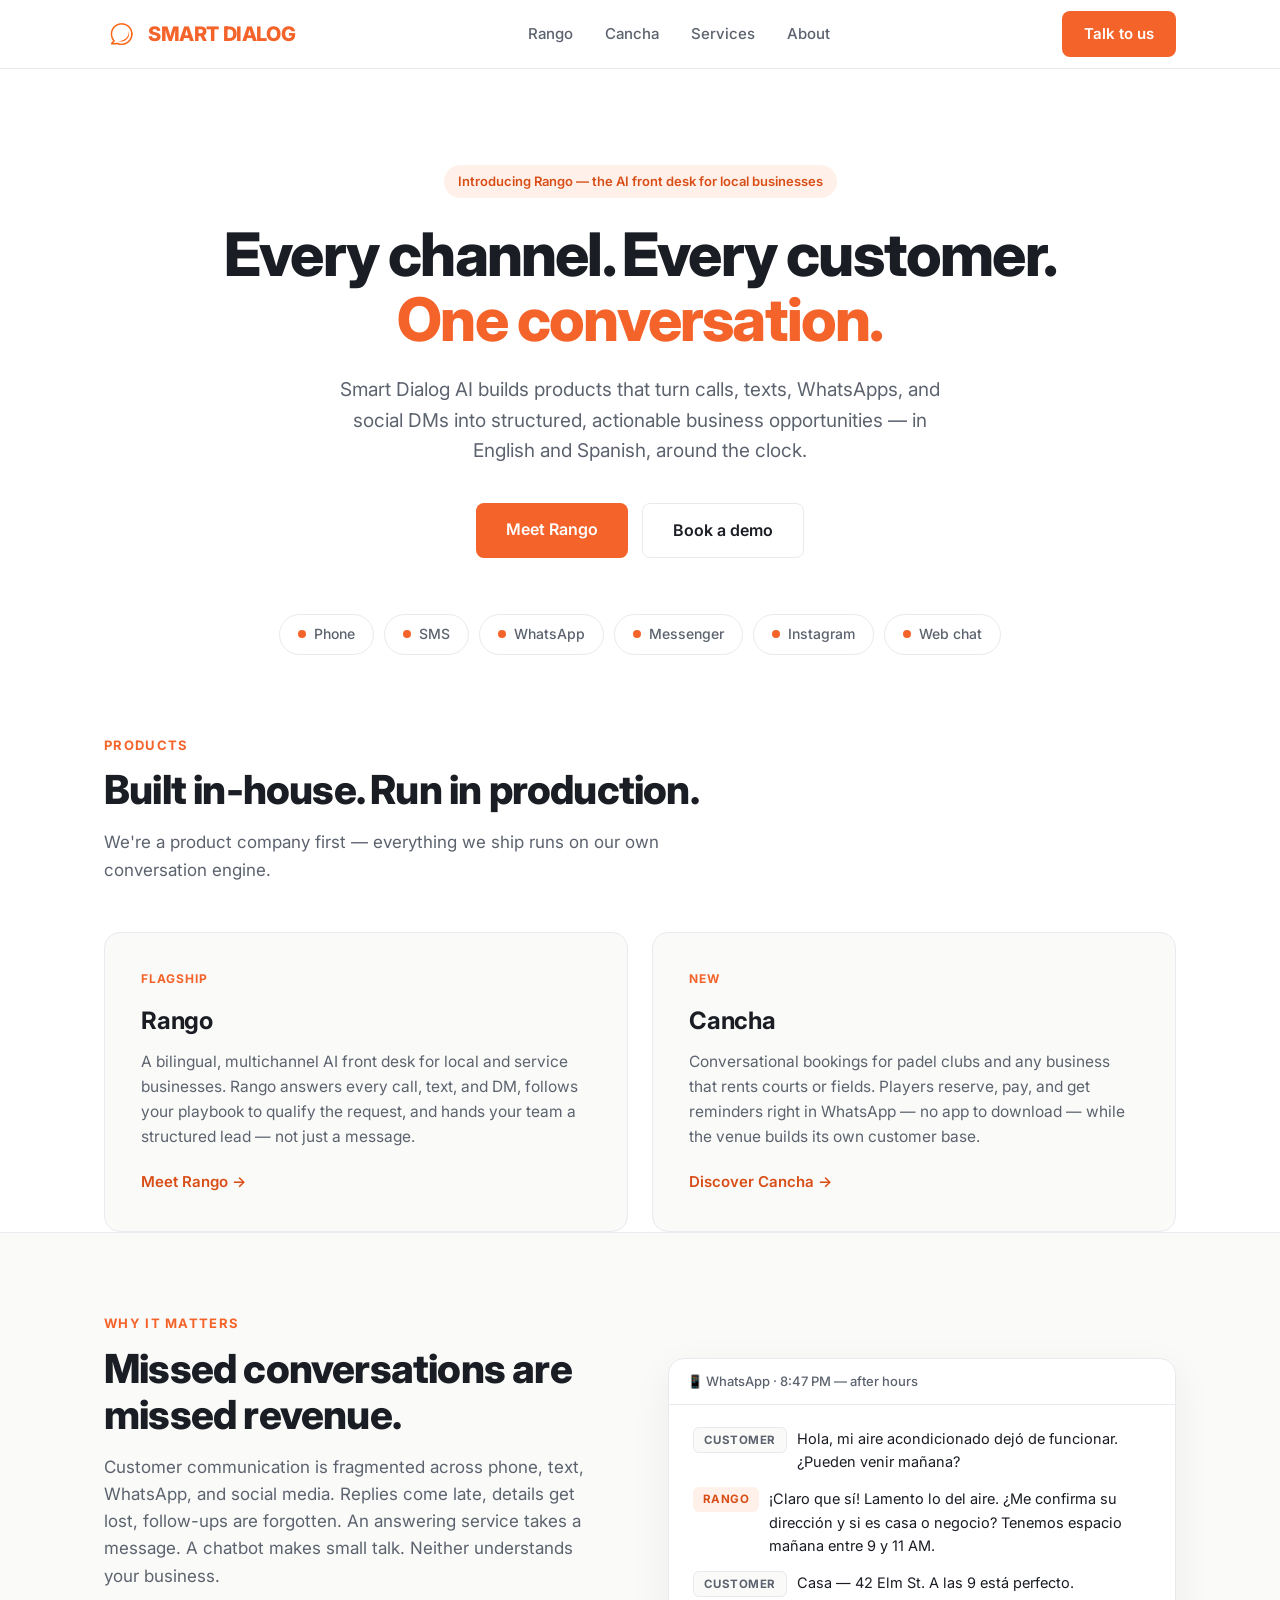
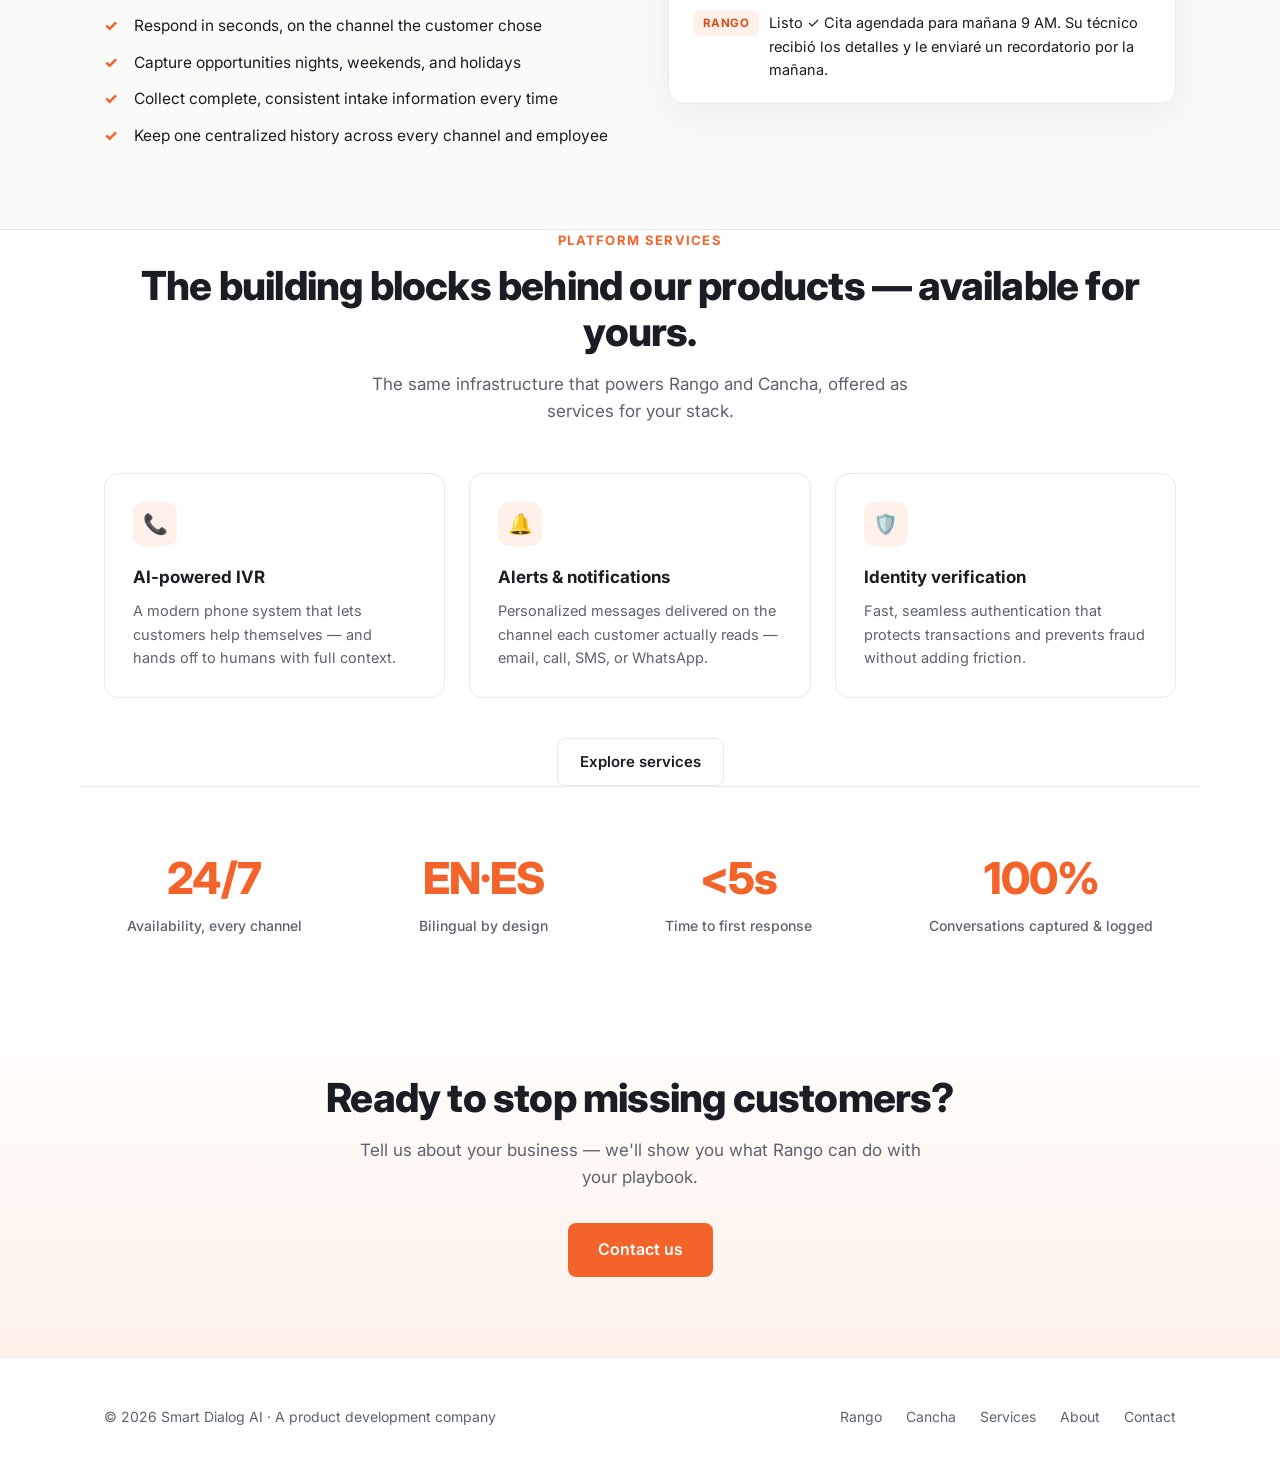
<file: index.html>
<!DOCTYPE html>
<html lang="en">
<head>
<meta charset="UTF-8">
<meta name="viewport" content="width=device-width, initial-scale=1.0">
<title>Smart Dialog AI — Every channel. Every customer. One conversation.</title>
<meta name="description" content="Smart Dialog AI builds conversational products — like Rango and Cancha — that unify voice, SMS, WhatsApp, and social messaging into one conversation.">
<link rel="shortcut icon" href="/sd-icon.png"/>
<link rel="preconnect" href="https://fonts.googleapis.com">
<link href="https://fonts.googleapis.com/css2?family=Inter:wght@400;500;600;700;800&display=swap" rel="stylesheet">
<link rel="stylesheet" href="styles.css">
</head>
<body>

<nav><div class="wrap nav-inner">
  <a class="logo" href="index.html">
    <img src="assets/logo.png" alt="" style="width:34px;height:34px">
    SMART DIALOG
  </a>
  <div class="nav-links">
    <a href="rango.html">Rango</a>
    <a href="cancha.html">Cancha</a>
    <a href="services.html">Services</a>
    <a href="about.html">About</a>
  </div>
  <a class="btn btn-primary" href="contact.html">Talk to us</a>
</div></nav>

<header class="hero wrap">
  <span class="eyebrow">Introducing Rango — the AI front desk for local businesses</span>
  <h1>Every channel. Every customer. <em>One conversation.</em></h1>
  <p class="sub">Smart Dialog AI builds products that turn calls, texts, WhatsApps, and social DMs into structured, actionable business opportunities — in English and Spanish, around the clock.</p>
  <div class="hero-ctas">
    <a class="btn btn-primary btn-lg" href="rango.html">Meet Rango</a>
    <a class="btn btn-ghost btn-lg" href="contact.html">Book a demo</a>
  </div>
  <div class="channels">
    <span class="chip"><span class="dot"></span>Phone</span>
    <span class="chip"><span class="dot"></span>SMS</span>
    <span class="chip"><span class="dot"></span>WhatsApp</span>
    <span class="chip"><span class="dot"></span>Messenger</span>
    <span class="chip"><span class="dot"></span>Instagram</span>
    <span class="chip"><span class="dot"></span>Web chat</span>
  </div>
</header>

<section class="wrap">
  <p class="kicker">Products</p>
  <h2>Built in-house. Run in production.</h2>
  <p class="section-sub">We're a product company first — everything we ship runs on our own conversation engine.</p>
  <div class="grid2">
    <div class="card">
      <p class="tag">Flagship</p>
      <h3>Rango</h3>
      <p>A bilingual, multichannel AI front desk for local and service businesses. Rango answers every call, text, and DM, follows your playbook to qualify the request, and hands your team a structured lead — not just a message.</p>
      <a href="rango.html">Meet Rango →</a>
    </div>
    <div class="card">
      <p class="tag">New</p>
      <h3>Cancha</h3>
      <p>Conversational bookings for padel clubs and any business that rents courts or fields. Players reserve, pay, and get reminders right in WhatsApp — no app to download — while the venue builds its own customer base.</p>
      <a href="cancha.html">Discover Cancha →</a>
    </div>
  </div>
</section>

<section class="soft"><div class="wrap split">
  <div>
    <p class="kicker">Why it matters</p>
    <h2>Missed conversations are missed revenue.</h2>
    <p class="section-sub" style="margin-bottom:24px">Customer communication is fragmented across phone, text, WhatsApp, and social media. Replies come late, details get lost, follow-ups are forgotten. An answering service takes a message. A chatbot makes small talk. Neither understands your business.</p>
    <ul class="checks" style="grid-template-columns:1fr">
      <li>Respond in seconds, on the channel the customer chose</li>
      <li>Capture opportunities nights, weekends, and holidays</li>
      <li>Collect complete, consistent intake information every time</li>
      <li>Keep one centralized history across every channel and employee</li>
    </ul>
  </div>
  <div class="demo">
    <div class="demo-bar">📱 WhatsApp · 8:47 PM — after hours</div>
    <div class="demo-body">
      <div class="msg caller"><span class="who">Customer</span><p>Hola, mi aire acondicionado dejó de funcionar. ¿Pueden venir mañana?</p></div>
      <div class="msg ai"><span class="who">Rango</span><p>¡Claro que sí! Lamento lo del aire. ¿Me confirma su dirección y si es casa o negocio? Tenemos espacio mañana entre 9 y 11 AM.</p></div>
      <div class="msg caller"><span class="who">Customer</span><p>Casa — 42 Elm St. A las 9 está perfecto.</p></div>
      <div class="msg ai"><span class="who">Rango</span><p>Listo ✓ Cita agendada para mañana 9 AM. Su técnico recibió los detalles y le enviaré un recordatorio por la mañana.</p></div>
    </div>
  </div>
</div></section>

<section class="wrap center">
  <p class="kicker">Platform services</p>
  <h2>The building blocks behind our products — available for yours.</h2>
  <p class="section-sub">The same infrastructure that powers Rango and Cancha, offered as services for your stack.</p>
  <div class="grid3" style="text-align:left">
    <div class="svc"><div class="ico">📞</div><h4>AI-powered IVR</h4><p>A modern phone system that lets customers help themselves — and hands off to humans with full context.</p></div>
    <div class="svc"><div class="ico">🔔</div><h4>Alerts & notifications</h4><p>Personalized messages delivered on the channel each customer actually reads — email, call, SMS, or WhatsApp.</p></div>
    <div class="svc"><div class="ico">🛡️</div><h4>Identity verification</h4><p>Fast, seamless authentication that protects transactions and prevents fraud without adding friction.</p></div>
  </div>
  <a class="btn btn-ghost" href="services.html" style="margin-top:40px">Explore services</a>
</section>

<div class="wrap stats" style="border-top:1px solid var(--line)">
  <div class="stat"><b>24/7</b><span>Availability, every channel</span></div>
  <div class="stat"><b>EN·ES</b><span>Bilingual by design</span></div>
  <div class="stat"><b>&lt;5s</b><span>Time to first response</span></div>
  <div class="stat"><b>100%</b><span>Conversations captured & logged</span></div>
</div>

<section class="cta"><div class="wrap">
  <h2>Ready to stop missing customers?</h2>
  <p class="section-sub" style="margin:0 auto 32px">Tell us about your business — we'll show you what Rango can do with your playbook.</p>
  <a class="btn btn-primary btn-lg" href="contact.html">Contact us</a>
</div></section>

<footer><div class="wrap foot-grid">
  <span>© 2026 Smart Dialog AI · A product development company</span>
  <div class="foot-links">
    <a href="rango.html">Rango</a>
    <a href="cancha.html">Cancha</a>
    <a href="services.html">Services</a>
    <a href="about.html">About</a>
    <a href="contact.html">Contact</a>
  </div>
</div></footer>

</body>
</html>
</file>
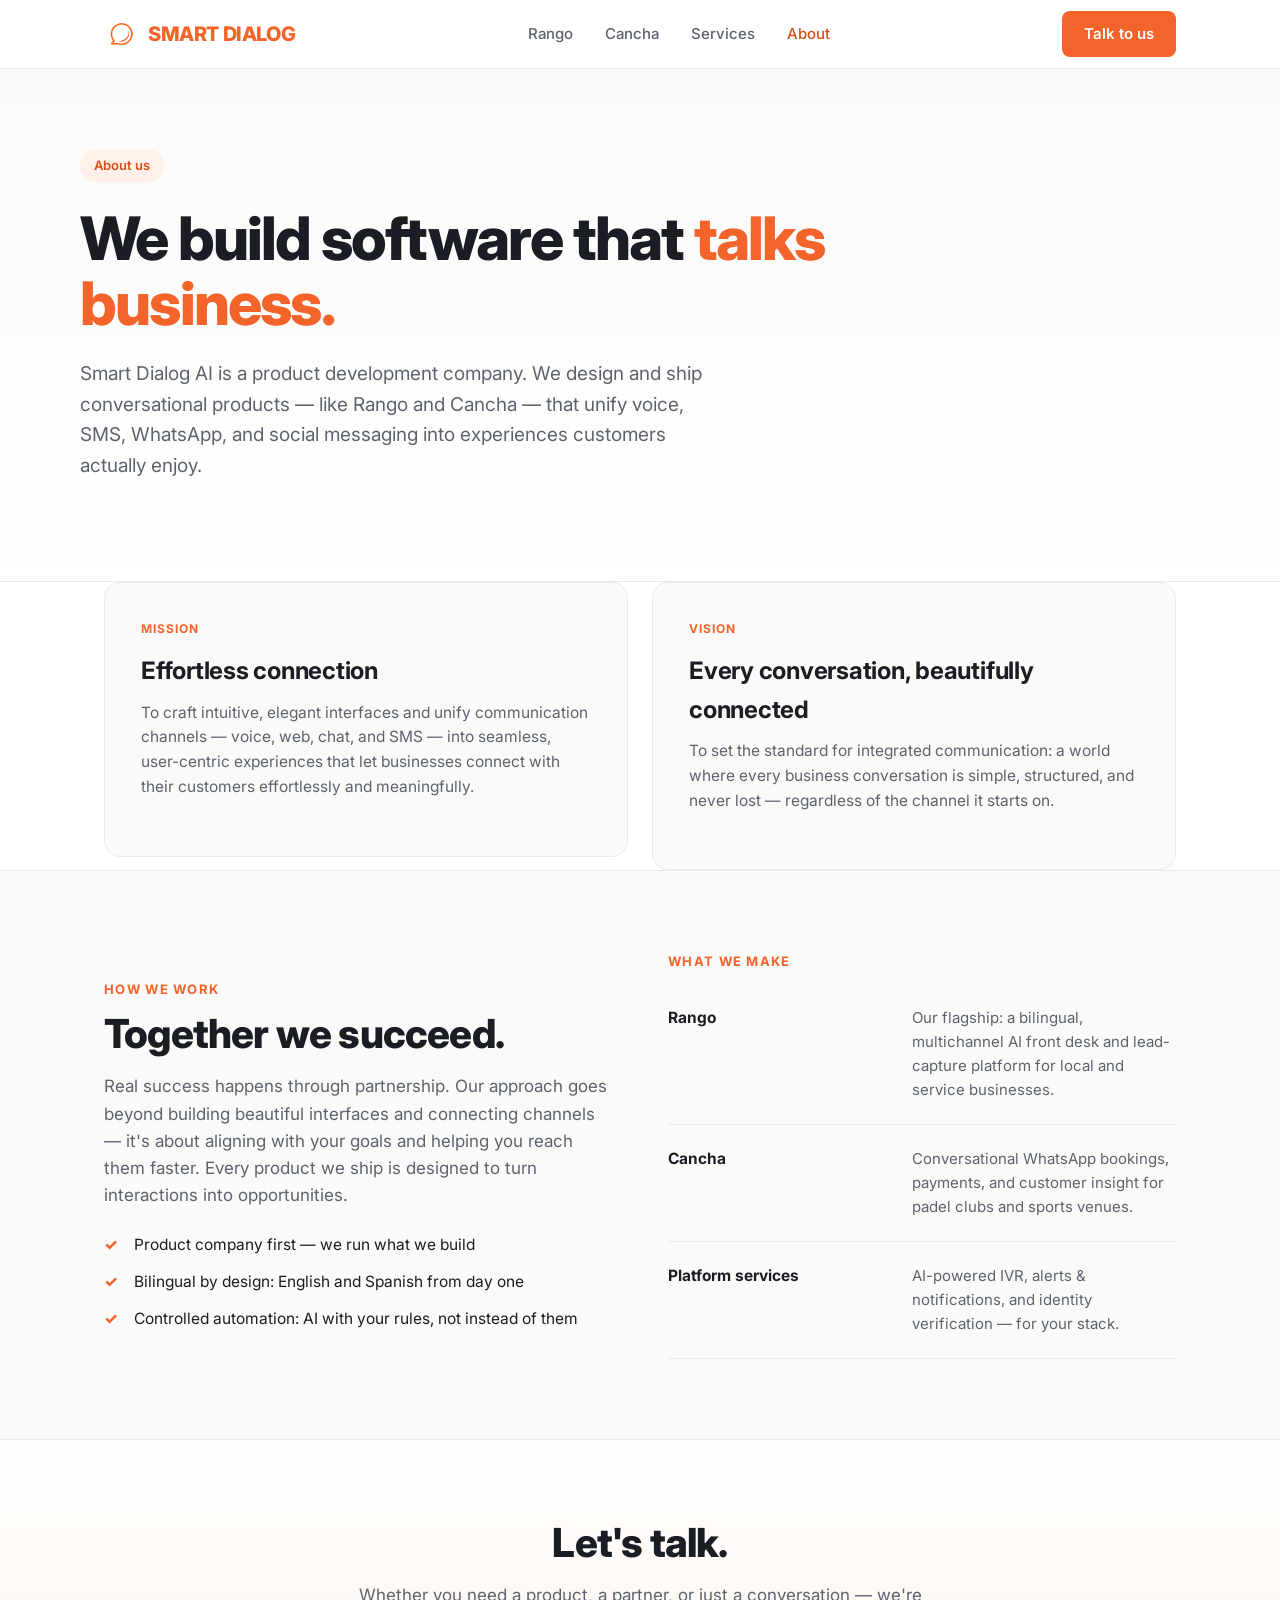
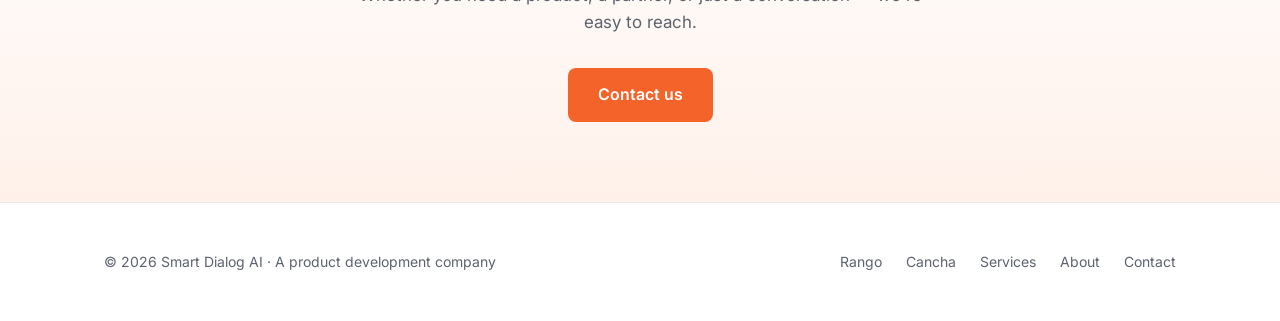
<file: about.html>
<!DOCTYPE html>
<html lang="en">
<head>
<meta charset="UTF-8">
<meta name="viewport" content="width=device-width, initial-scale=1.0">
<title>About — Smart Dialog AI</title>
<meta name="description" content="Smart Dialog AI is a product development company building conversational software that unifies voice, SMS, WhatsApp, and social messaging for businesses.">
<link rel="preconnect" href="https://fonts.googleapis.com">
<link href="https://fonts.googleapis.com/css2?family=Inter:wght@400;500;600;700;800&display=swap" rel="stylesheet">
<link rel="stylesheet" href="styles.css">
</head>
<body>

<nav><div class="wrap nav-inner">
  <a class="logo" href="index.html">
    <img src="assets/logo.png" alt="" style="width:34px;height:34px">
    SMART DIALOG
  </a>
  <div class="nav-links">
    <a href="rango.html">Rango</a>
    <a href="cancha.html">Cancha</a>
    <a href="services.html">Services</a>
    <a href="about.html" class="active">About</a>
  </div>
  <a class="btn btn-primary" href="contact.html">Talk to us</a>
</div></nav>

<header class="page-hero"><div class="wrap hero left" style="padding:0">
  <span class="eyebrow">About us</span>
  <h1>We build software that <em>talks business.</em></h1>
  <p class="sub">Smart Dialog AI is a product development company. We design and ship conversational products — like Rango and Cancha — that unify voice, SMS, WhatsApp, and social messaging into experiences customers actually enjoy.</p>
</div></header>

<section class="wrap grid2" style="align-items:start">
  <div class="card">
    <p class="tag">Mission</p>
    <h3>Effortless connection</h3>
    <p>To craft intuitive, elegant interfaces and unify communication channels — voice, web, chat, and SMS — into seamless, user-centric experiences that let businesses connect with their customers effortlessly and meaningfully.</p>
  </div>
  <div class="card">
    <p class="tag">Vision</p>
    <h3>Every conversation, beautifully connected</h3>
    <p>To set the standard for integrated communication: a world where every business conversation is simple, structured, and never lost — regardless of the channel it starts on.</p>
  </div>
</section>

<section class="soft"><div class="wrap split">
  <div>
    <p class="kicker">How we work</p>
    <h2>Together we succeed.</h2>
    <p class="section-sub" style="margin-bottom:24px">Real success happens through partnership. Our approach goes beyond building beautiful interfaces and connecting channels — it's about aligning with your goals and helping you reach them faster. Every product we ship is designed to turn interactions into opportunities.</p>
    <ul class="checks" style="grid-template-columns:1fr">
      <li>Product company first — we run what we build</li>
      <li>Bilingual by design: English and Spanish from day one</li>
      <li>Controlled automation: AI with your rules, not instead of them</li>
    </ul>
  </div>
  <div>
    <p class="kicker">What we make</p>
    <div class="frow"><h5>Rango</h5><p>Our flagship: a bilingual, multichannel AI front desk and lead-capture platform for local and service businesses.</p></div>
    <div class="frow"><h5>Cancha</h5><p>Conversational WhatsApp bookings, payments, and customer insight for padel clubs and sports venues.</p></div>
    <div class="frow"><h5>Platform services</h5><p>AI-powered IVR, alerts & notifications, and identity verification — for your stack.</p></div>
  </div>
</div></section>

<section class="cta"><div class="wrap">
  <h2>Let's talk.</h2>
  <p class="section-sub" style="margin:0 auto 32px">Whether you need a product, a partner, or just a conversation — we're easy to reach.</p>
  <a class="btn btn-primary btn-lg" href="contact.html">Contact us</a>
</div></section>

<footer><div class="wrap foot-grid">
  <span>© 2026 Smart Dialog AI · A product development company</span>
  <div class="foot-links">
    <a href="rango.html">Rango</a>
    <a href="cancha.html">Cancha</a>
    <a href="services.html">Services</a>
    <a href="about.html">About</a>
    <a href="contact.html">Contact</a>
  </div>
</div></footer>

</body>
</html>
</file>
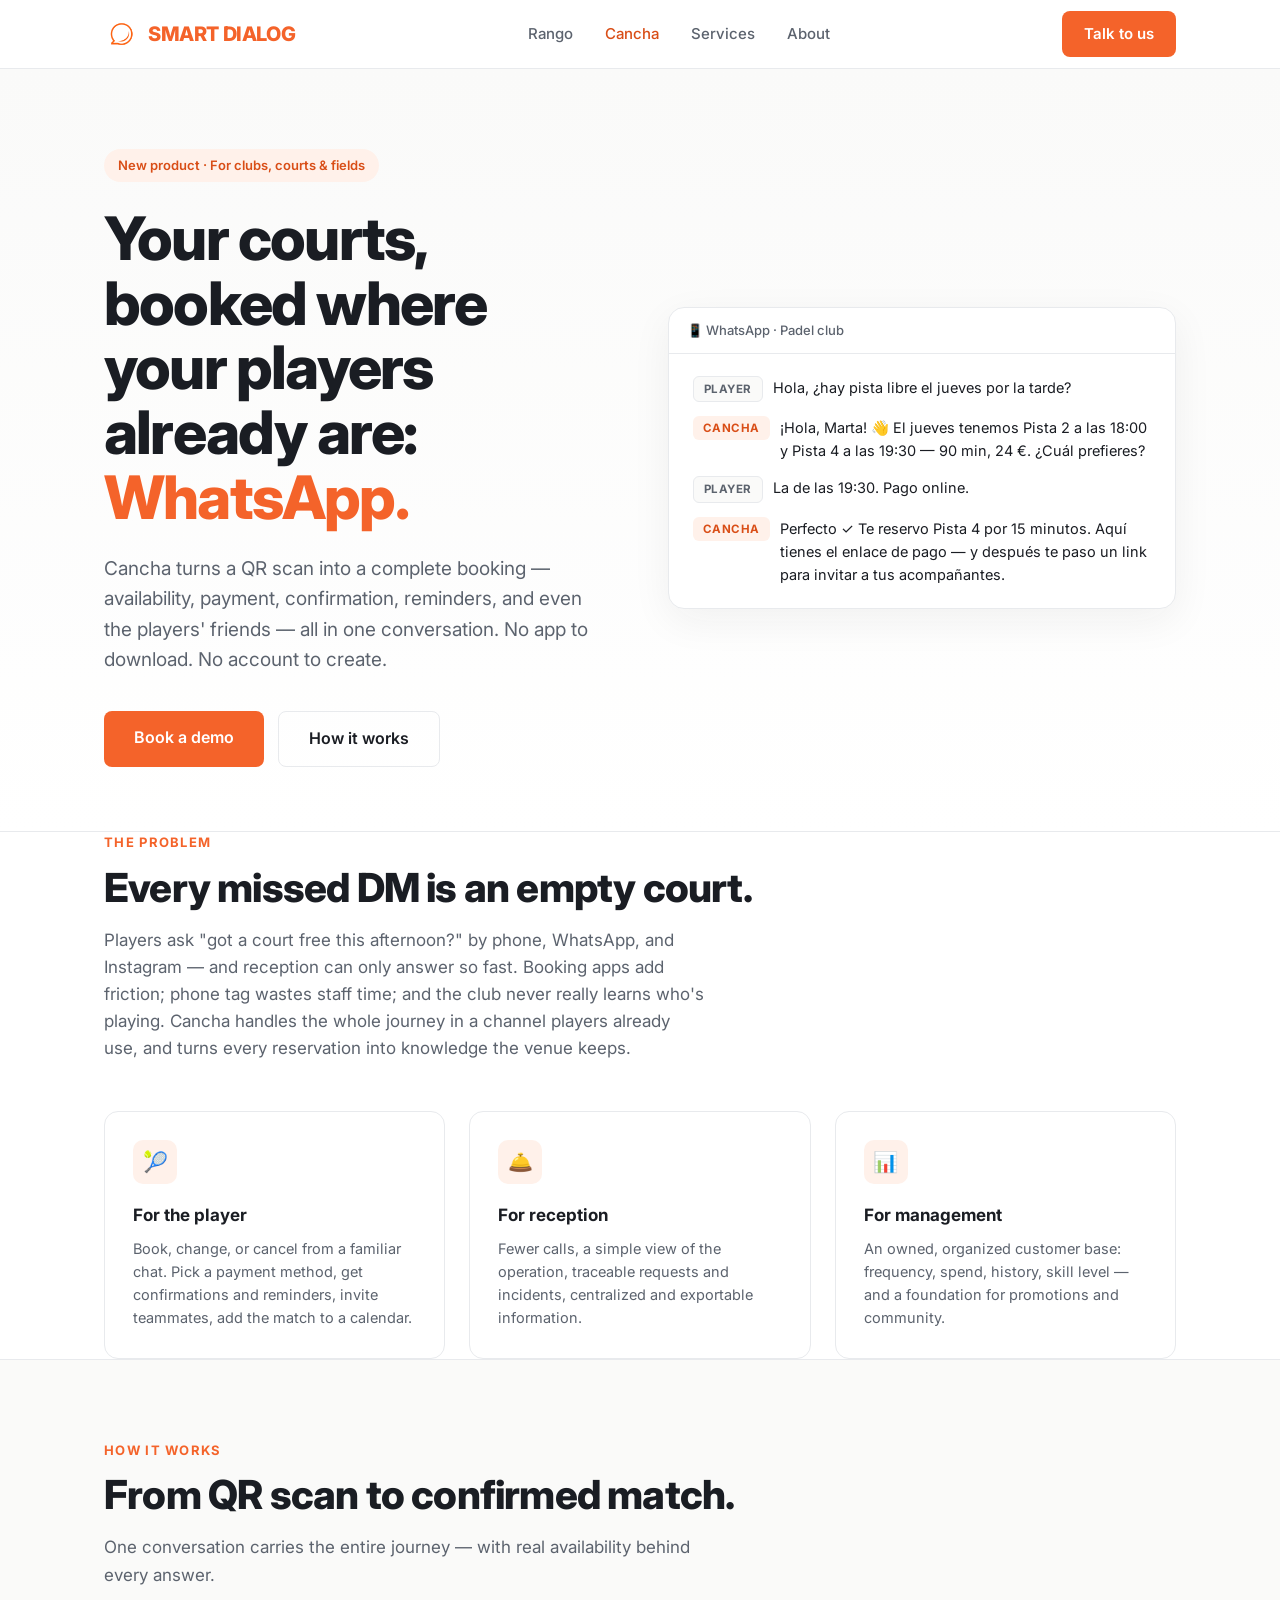
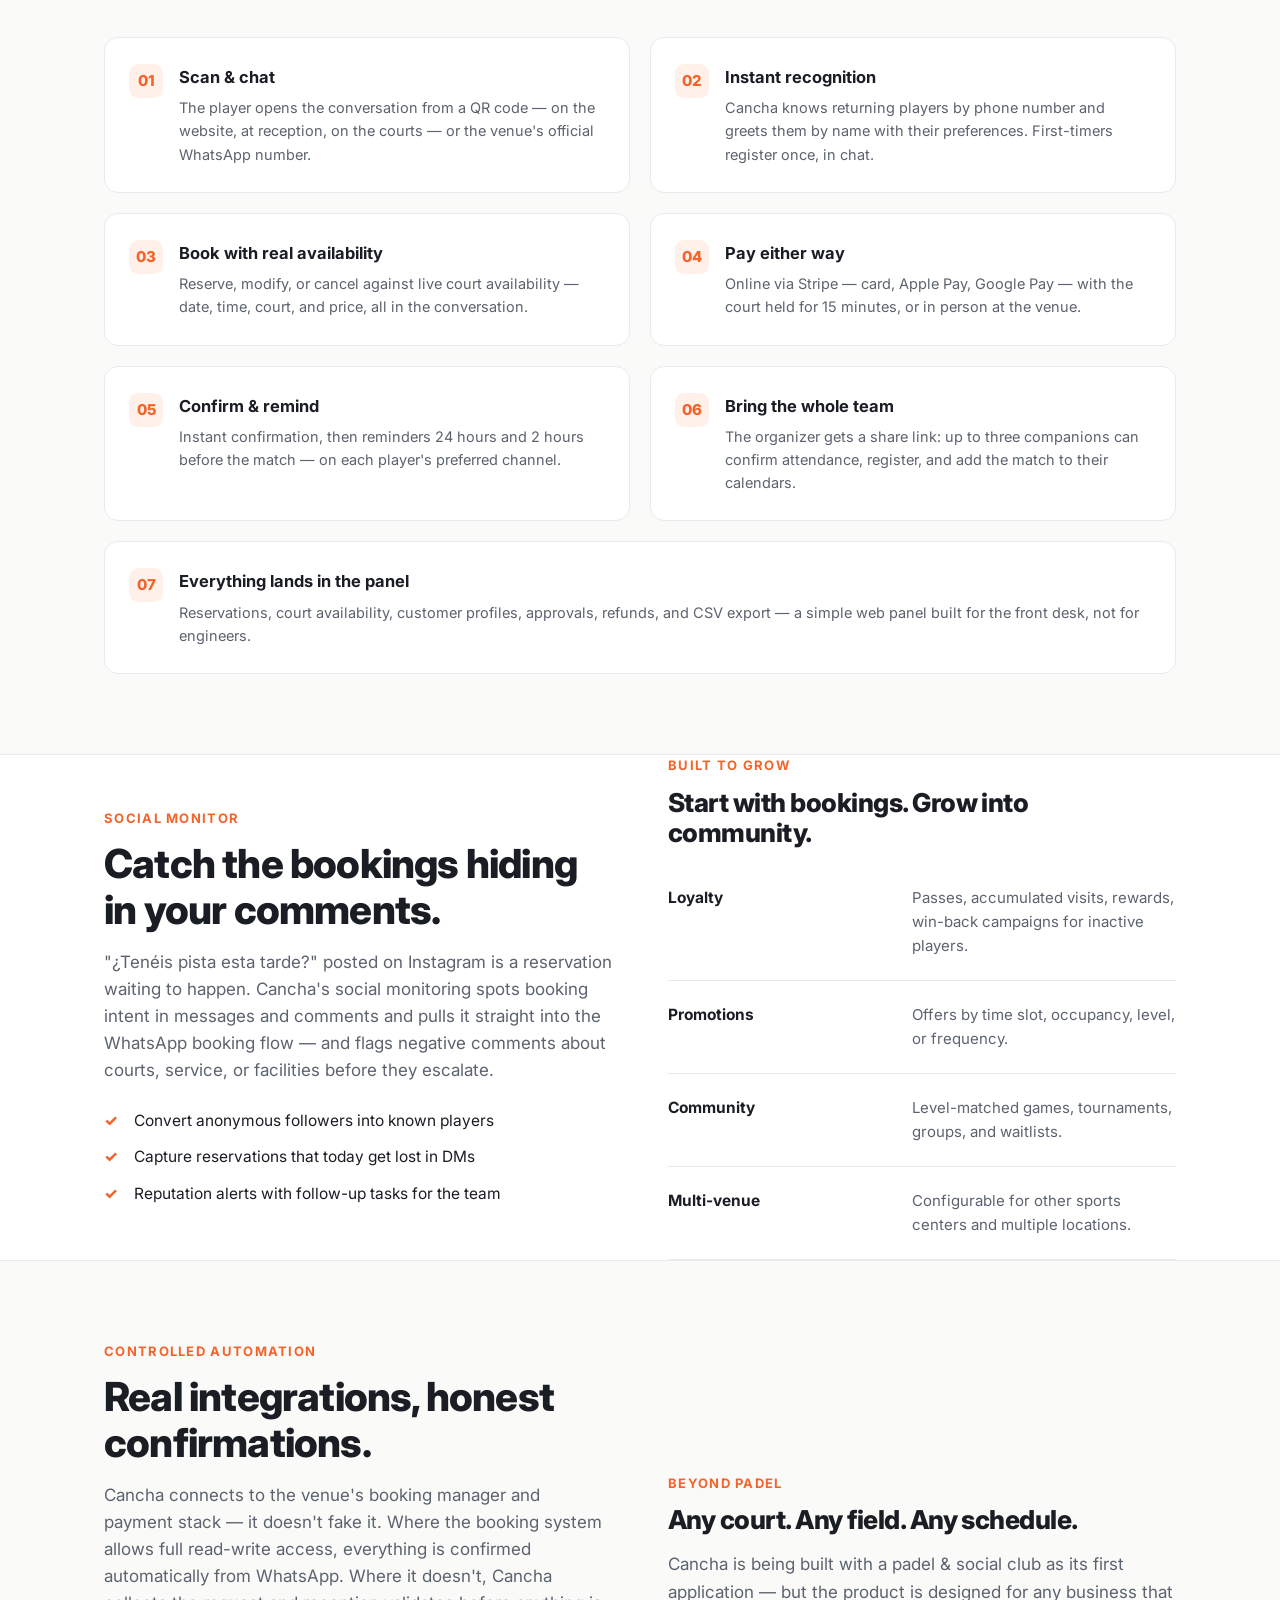
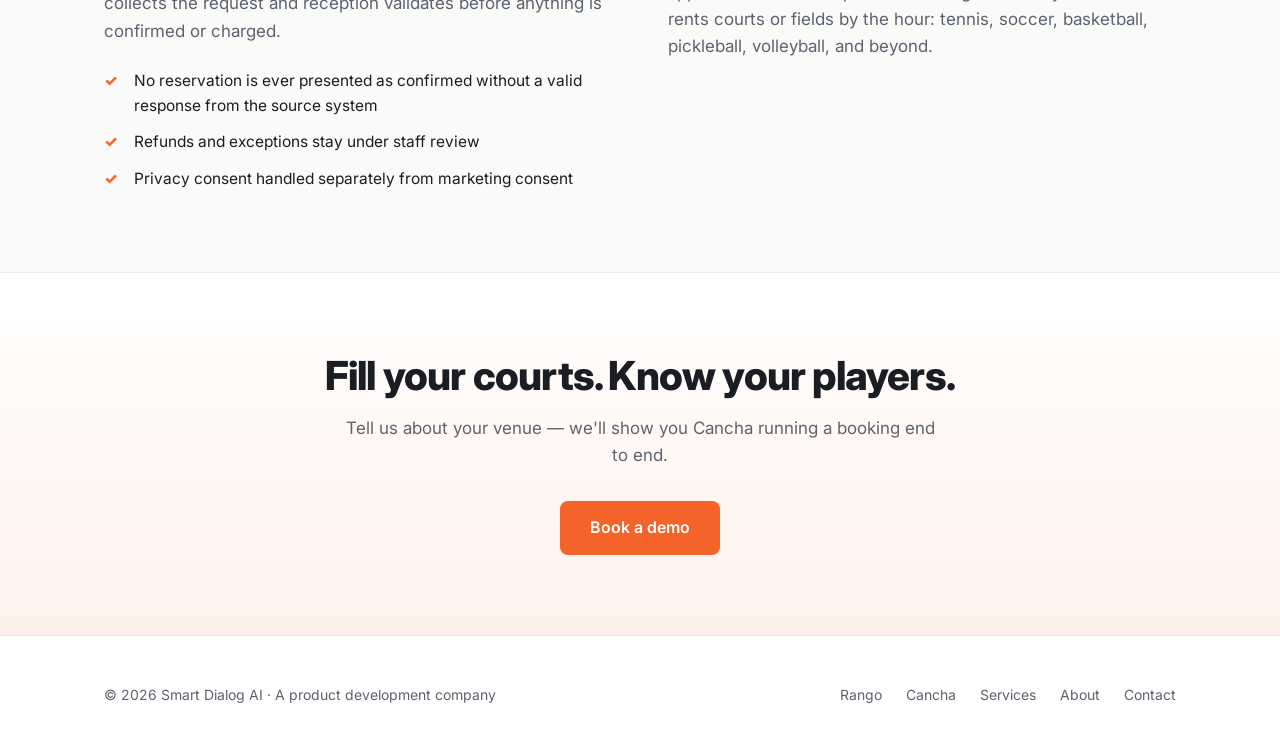
<file: cancha.html>
<!DOCTYPE html>
<html lang="en">
<head>
<meta charset="UTF-8">
<meta name="viewport" content="width=device-width, initial-scale=1.0">
<title>Cancha — WhatsApp bookings for courts & fields | Smart Dialog AI</title>
<meta name="description" content="Cancha lets players book, pay, and manage court reservations entirely in WhatsApp — no app to download. Built for padel clubs and any business that rents courts or fields.">
<link rel="preconnect" href="https://fonts.googleapis.com">
<link href="https://fonts.googleapis.com/css2?family=Inter:wght@400;500;600;700;800&display=swap" rel="stylesheet">
<link rel="stylesheet" href="styles.css">
</head>
<body>

<nav><div class="wrap nav-inner">
  <a class="logo" href="index.html">
    <img src="assets/logo.png" alt="" style="width:34px;height:34px">
    SMART DIALOG
  </a>
  <div class="nav-links">
    <a href="rango.html">Rango</a>
    <a href="cancha.html" class="active">Cancha</a>
    <a href="services.html">Services</a>
    <a href="about.html">About</a>
  </div>
  <a class="btn btn-primary" href="contact.html">Talk to us</a>
</div></nav>

<header class="page-hero"><div class="wrap split">
  <div>
    <span class="eyebrow">New product · For clubs, courts & fields</span>
    <h1 style="margin-left:0;max-width:none">Your courts, booked where your players already are: <em>WhatsApp.</em></h1>
    <p class="sub" style="margin-left:0">Cancha turns a QR scan into a complete booking — availability, payment, confirmation, reminders, and even the players' friends — all in one conversation. No app to download. No account to create.</p>
    <div class="hero-ctas" style="justify-content:flex-start">
      <a class="btn btn-primary btn-lg" href="contact.html">Book a demo</a>
      <a class="btn btn-ghost btn-lg" href="#how">How it works</a>
    </div>
  </div>
  <div class="demo">
    <div class="demo-bar">📱 WhatsApp · Padel club</div>
    <div class="demo-body">
      <div class="msg caller"><span class="who">Player</span><p>Hola, ¿hay pista libre el jueves por la tarde?</p></div>
      <div class="msg ai"><span class="who">Cancha</span><p>¡Hola, Marta! 👋 El jueves tenemos Pista 2 a las 18:00 y Pista 4 a las 19:30 — 90 min, 24 €. ¿Cuál prefieres?</p></div>
      <div class="msg caller"><span class="who">Player</span><p>La de las 19:30. Pago online.</p></div>
      <div class="msg ai"><span class="who">Cancha</span><p>Perfecto ✓ Te reservo Pista 4 por 15 minutos. Aquí tienes el enlace de pago — y después te paso un link para invitar a tus acompañantes.</p></div>
    </div>
  </div>
</div></header>

<section class="wrap">
  <p class="kicker">The problem</p>
  <h2>Every missed DM is an empty court.</h2>
  <p class="section-sub">Players ask "got a court free this afternoon?" by phone, WhatsApp, and Instagram — and reception can only answer so fast. Booking apps add friction; phone tag wastes staff time; and the club never really learns who's playing. Cancha handles the whole journey in a channel players already use, and turns every reservation into knowledge the venue keeps.</p>
  <div class="grid3" style="margin-top:16px">
    <div class="svc"><div class="ico">🎾</div><h4>For the player</h4><p>Book, change, or cancel from a familiar chat. Pick a payment method, get confirmations and reminders, invite teammates, add the match to a calendar.</p></div>
    <div class="svc"><div class="ico">🛎️</div><h4>For reception</h4><p>Fewer calls, a simple view of the operation, traceable requests and incidents, centralized and exportable information.</p></div>
    <div class="svc"><div class="ico">📊</div><h4>For management</h4><p>An owned, organized customer base: frequency, spend, history, skill level — and a foundation for promotions and community.</p></div>
  </div>
</section>

<section class="soft" id="how"><div class="wrap">
  <p class="kicker">How it works</p>
  <h2>From QR scan to confirmed match.</h2>
  <p class="section-sub">One conversation carries the entire journey — with real availability behind every answer.</p>
  <div class="steps">
    <div class="step"><h4>Scan & chat</h4><p>The player opens the conversation from a QR code — on the website, at reception, on the courts — or the venue's official WhatsApp number.</p></div>
    <div class="step"><h4>Instant recognition</h4><p>Cancha knows returning players by phone number and greets them by name with their preferences. First-timers register once, in chat.</p></div>
    <div class="step"><h4>Book with real availability</h4><p>Reserve, modify, or cancel against live court availability — date, time, court, and price, all in the conversation.</p></div>
    <div class="step"><h4>Pay either way</h4><p>Online via Stripe — card, Apple Pay, Google Pay — with the court held for 15 minutes, or in person at the venue.</p></div>
    <div class="step"><h4>Confirm & remind</h4><p>Instant confirmation, then reminders 24 hours and 2 hours before the match — on each player's preferred channel.</p></div>
    <div class="step"><h4>Bring the whole team</h4><p>The organizer gets a share link: up to three companions can confirm attendance, register, and add the match to their calendars.</p></div>
    <div class="step" style="grid-column:1/-1"><h4>Everything lands in the panel</h4><p>Reservations, court availability, customer profiles, approvals, refunds, and CSV export — a simple web panel built for the front desk, not for engineers.</p></div>
  </div>
</div></section>

<section class="wrap split">
  <div>
    <p class="kicker">Social monitor</p>
    <h2>Catch the bookings hiding in your comments.</h2>
    <p class="section-sub" style="margin-bottom:24px">"¿Tenéis pista esta tarde?" posted on Instagram is a reservation waiting to happen. Cancha's social monitoring spots booking intent in messages and comments and pulls it straight into the WhatsApp booking flow — and flags negative comments about courts, service, or facilities before they escalate.</p>
    <ul class="checks" style="grid-template-columns:1fr">
      <li>Convert anonymous followers into known players</li>
      <li>Capture reservations that today get lost in DMs</li>
      <li>Reputation alerts with follow-up tasks for the team</li>
    </ul>
  </div>
  <div>
    <p class="kicker">Built to grow</p>
    <h2 style="font-size:26px">Start with bookings. Grow into community.</h2>
    <div class="frow"><h5>Loyalty</h5><p>Passes, accumulated visits, rewards, win-back campaigns for inactive players.</p></div>
    <div class="frow"><h5>Promotions</h5><p>Offers by time slot, occupancy, level, or frequency.</p></div>
    <div class="frow"><h5>Community</h5><p>Level-matched games, tournaments, groups, and waitlists.</p></div>
    <div class="frow"><h5>Multi-venue</h5><p>Configurable for other sports centers and multiple locations.</p></div>
  </div>
</section>

<section class="soft"><div class="wrap split">
  <div>
    <p class="kicker">Controlled automation</p>
    <h2>Real integrations, honest confirmations.</h2>
    <p class="section-sub" style="margin-bottom:24px">Cancha connects to the venue's booking manager and payment stack — it doesn't fake it. Where the booking system allows full read-write access, everything is confirmed automatically from WhatsApp. Where it doesn't, Cancha collects the request and reception validates before anything is confirmed or charged.</p>
    <ul class="checks" style="grid-template-columns:1fr">
      <li>No reservation is ever presented as confirmed without a valid response from the source system</li>
      <li>Refunds and exceptions stay under staff review</li>
      <li>Privacy consent handled separately from marketing consent</li>
    </ul>
  </div>
  <div>
    <p class="kicker">Beyond padel</p>
    <h2 style="font-size:26px">Any court. Any field. Any schedule.</h2>
    <p class="section-sub" style="margin-bottom:0">Cancha is being built with a padel & social club as its first application — but the product is designed for any business that rents courts or fields by the hour: tennis, soccer, basketball, pickleball, volleyball, and beyond.</p>
  </div>
</div></section>

<section class="cta"><div class="wrap">
  <h2>Fill your courts. Know your players.</h2>
  <p class="section-sub" style="margin:0 auto 32px">Tell us about your venue — we'll show you Cancha running a booking end to end.</p>
  <a class="btn btn-primary btn-lg" href="contact.html">Book a demo</a>
</div></section>

<footer><div class="wrap foot-grid">
  <span>© 2026 Smart Dialog AI · A product development company</span>
  <div class="foot-links">
    <a href="rango.html">Rango</a>
    <a href="cancha.html">Cancha</a>
    <a href="services.html">Services</a>
    <a href="about.html">About</a>
    <a href="contact.html">Contact</a>
  </div>
</div></footer>

</body>
</html>
</file>
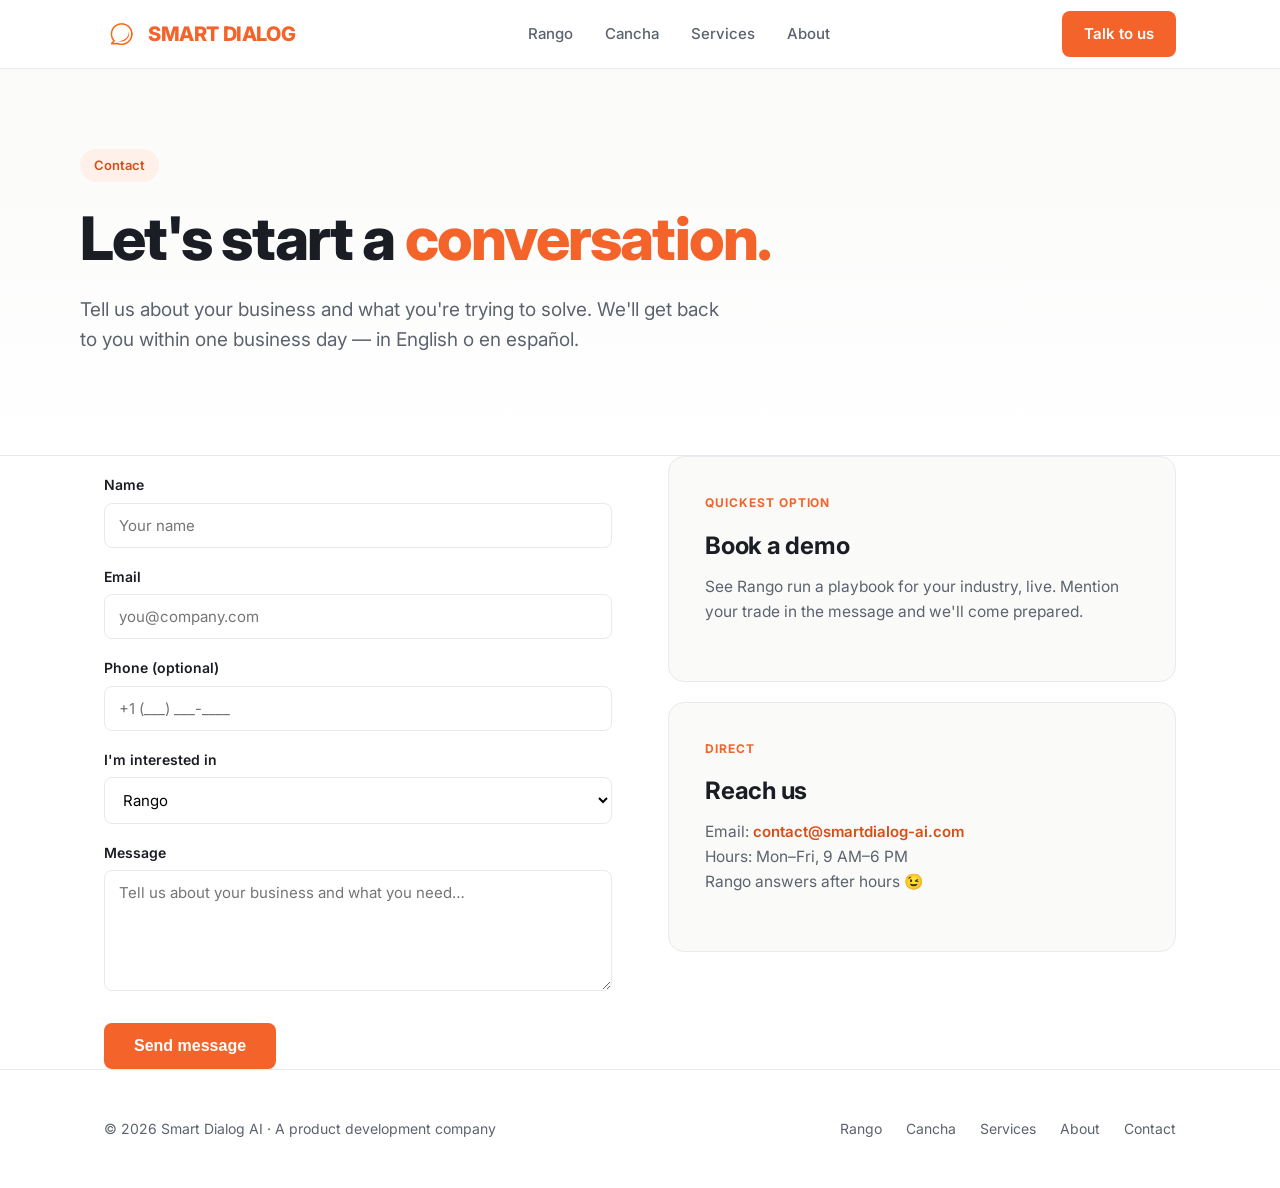
<file: contact.html>
<!DOCTYPE html>
<html lang="en">
<head>
<meta charset="UTF-8">
<meta name="viewport" content="width=device-width, initial-scale=1.0">
<title>Contact — Smart Dialog AI</title>
<meta name="description" content="Talk to Smart Dialog AI about Rango, Cancha, or platform services.">
<link rel="preconnect" href="https://fonts.googleapis.com">
<link href="https://fonts.googleapis.com/css2?family=Inter:wght@400;500;600;700;800&display=swap" rel="stylesheet">
<link rel="stylesheet" href="styles.css">
</head>
<body>

<nav><div class="wrap nav-inner">
  <a class="logo" href="index.html">
    <img src="assets/logo.png" alt="" style="width:34px;height:34px">
    SMART DIALOG
  </a>
  <div class="nav-links">
    <a href="rango.html">Rango</a>
    <a href="cancha.html">Cancha</a>
    <a href="services.html">Services</a>
    <a href="about.html">About</a>
  </div>
  <a class="btn btn-primary" href="contact.html">Talk to us</a>
</div></nav>

<header class="page-hero"><div class="wrap hero left" style="padding:0">
  <span class="eyebrow">Contact</span>
  <h1>Let's start a <em>conversation.</em></h1>
  <p class="sub">Tell us about your business and what you're trying to solve. We'll get back to you within one business day — in English o en español.</p>
</div></header>

<section class="wrap split" style="align-items:start">
  <form class="form" id="contact-form" novalidate>
    <label for="name">Name</label>
    <input id="name" name="name" type="text" placeholder="Your name" required>
    <label for="email">Email</label>
    <input id="email" name="email" type="email" placeholder="you@company.com" required>
    <label for="phone">Phone (optional)</label>
    <input id="phone" name="phone" type="tel" placeholder="+1 (___) ___-____">
    <label for="interest">I'm interested in</label>
    <select id="interest" name="interest">
      <option>Rango</option>
      <option>Cancha</option>
      <option>Platform services</option>
      <option>Something else</option>
    </select>
    <label for="message">Message</label>
    <textarea id="message" name="message" rows="5" placeholder="Tell us about your business and what you need…"></textarea>
    <!-- Honeypot: bots fill this, humans never see it -->
    <input type="text" name="company_website" id="company_website" tabindex="-1" autocomplete="off" style="position:absolute;left:-9999px" aria-hidden="true">
    <button class="btn btn-primary btn-lg" type="submit" id="contact-submit">Send message</button>
    <p id="form-status" role="status" style="margin-top:16px;font-size:15px;font-weight:600;display:none"></p>
  </form>
  <div>
    <div class="card" style="margin-bottom:20px">
      <p class="tag">Quickest option</p>
      <h3>Book a demo</h3>
      <p>See Rango run a playbook for your industry, live. Mention your trade in the message and we'll come prepared.</p>
    </div>
    <div class="card">
      <p class="tag">Direct</p>
      <h3>Reach us</h3>
      <p>Email: <a href="mailto:contact@smartdialog-ai.com" style="color:var(--orange-dark);font-weight:600;text-decoration:none">contact@smartdialog-ai.com</a><br>Hours: Mon–Fri, 9 AM–6 PM<br>Rango answers after hours 😉</p>
    </div>
  </div>
</section>

<footer><div class="wrap foot-grid">
  <span>© 2026 Smart Dialog AI · A product development company</span>
  <div class="foot-links">
    <a href="rango.html">Rango</a>
    <a href="cancha.html">Cancha</a>
    <a href="services.html">Services</a>
    <a href="about.html">About</a>
    <a href="contact.html">Contact</a>
  </div>
</div></footer>

<script>
// ── Configuration ─────────────────────────────────────────────────────────
// Your Supabase Edge Function endpoint, e.g.:
// https://YOUR-PROJECT-REF.supabase.co/functions/v1/contact-form
const CONTACT_ENDPOINT = "https://dtqodkgiviiljryngowc.supabase.co/functions/v1/contact-form";
// Supabase anon (public) key — required unless the function is deployed
// with --no-verify-jwt. Safe to expose in front-end code.
const SUPABASE_ANON_KEY = "";
// ──────────────────────────────────────────────────────────────────────────

const form = document.getElementById("contact-form");
const statusEl = document.getElementById("form-status");
const submitBtn = document.getElementById("contact-submit");

form.addEventListener("submit", async (e) => {
  e.preventDefault();

  // Honeypot: silently drop bot submissions
  if (form.company_website.value) return;

  if (!form.reportValidity()) return;

  const payload = {
    name: form.name.value.trim(),
    email: form.email.value.trim(),
    phone: form.phone.value.trim(),
    interest: form.interest.value,
    message: form.message.value.trim(),
    source: "smartdialog-ai.com/contact"
  };

  submitBtn.disabled = true;
  submitBtn.textContent = "Sending…";
  statusEl.style.display = "none";

  try {
    const headers = { "Content-Type": "application/json" };
    if (SUPABASE_ANON_KEY) headers["Authorization"] = "Bearer " + SUPABASE_ANON_KEY;

    const res = await fetch(CONTACT_ENDPOINT, {
      method: "POST",
      headers,
      body: JSON.stringify(payload)
    });

    if (!res.ok) throw new Error("Request failed: " + res.status);

    form.reset();
    statusEl.textContent = "✓ Message sent! Check your inbox — a confirmation is on its way.";
    statusEl.style.color = "var(--orange-dark)";
  } catch (err) {
    statusEl.textContent = "Something went wrong sending your message. Please try again, or email us directly at contact@smartdialog-ai.com.";
    statusEl.style.color = "#C0392B";
  } finally {
    statusEl.style.display = "block";
    submitBtn.disabled = false;
    submitBtn.textContent = "Send message";
  }
});
</script>

</body>
</html>
</file>
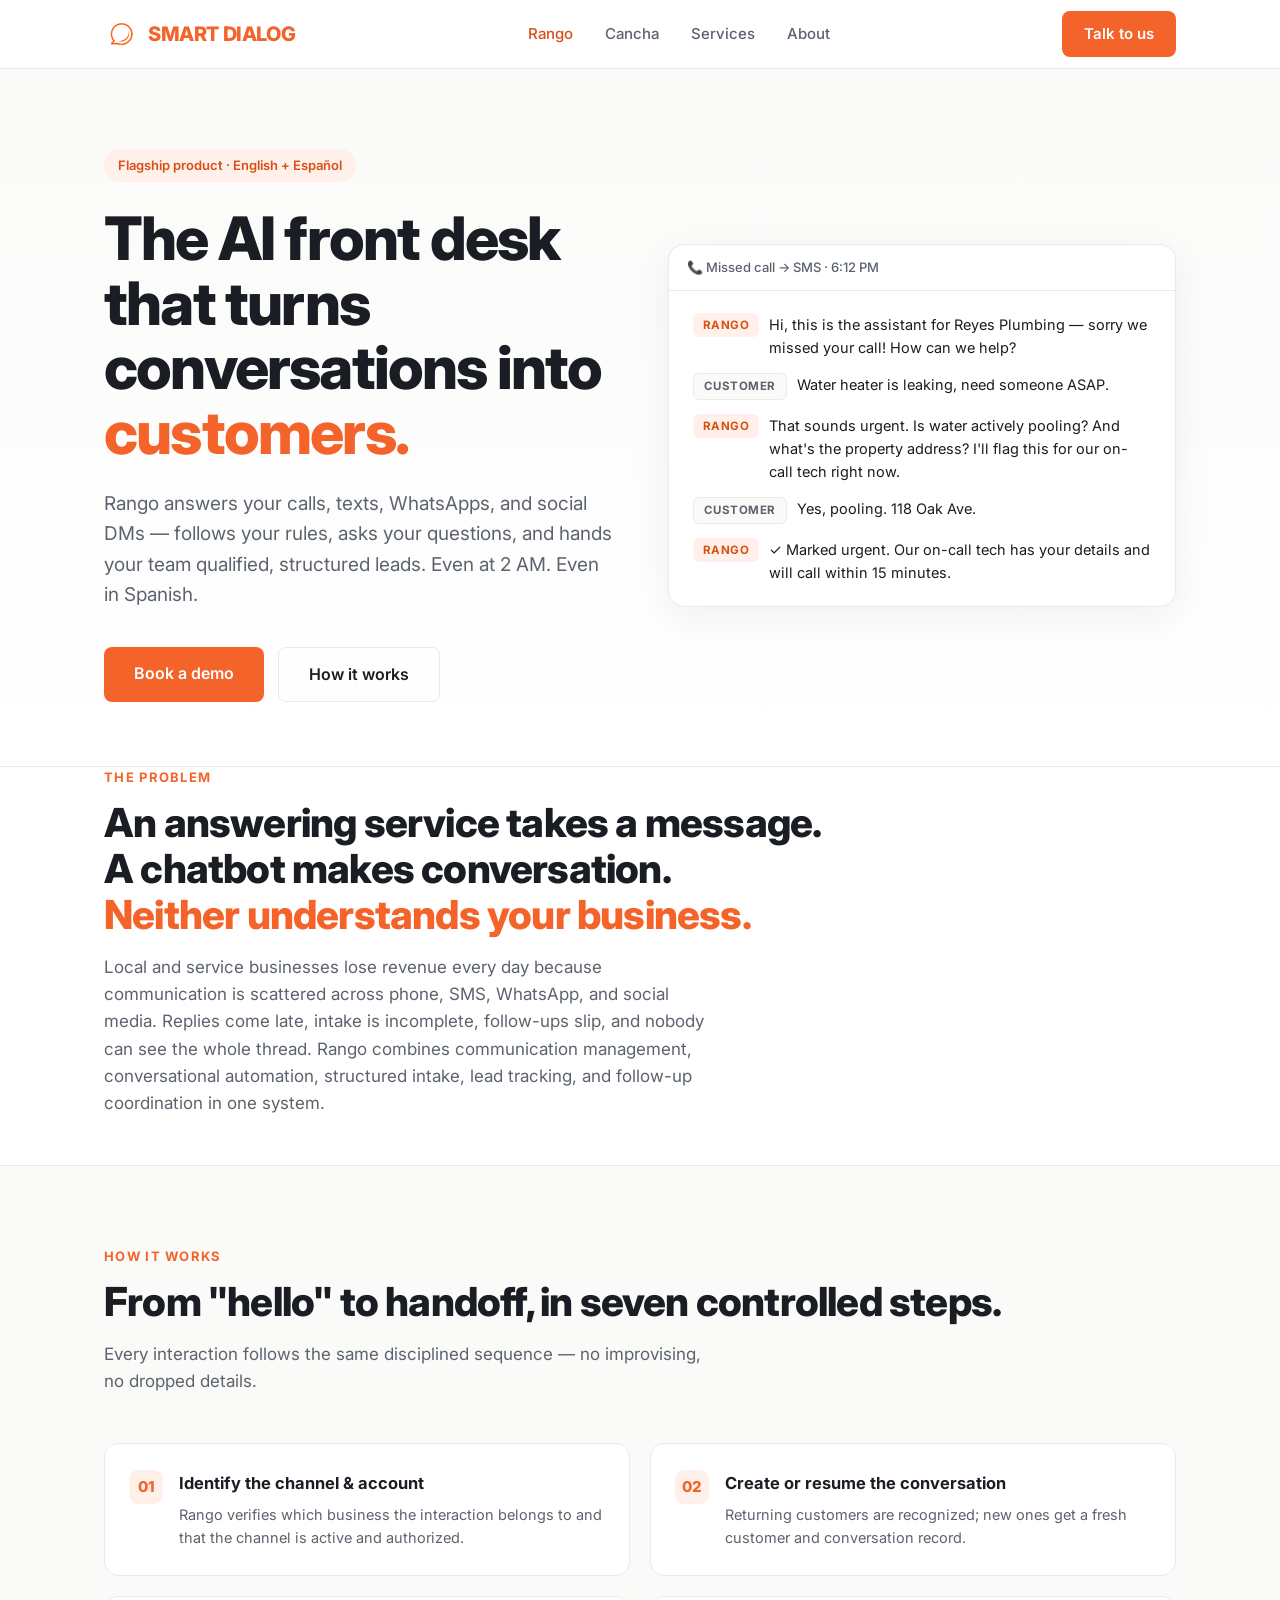
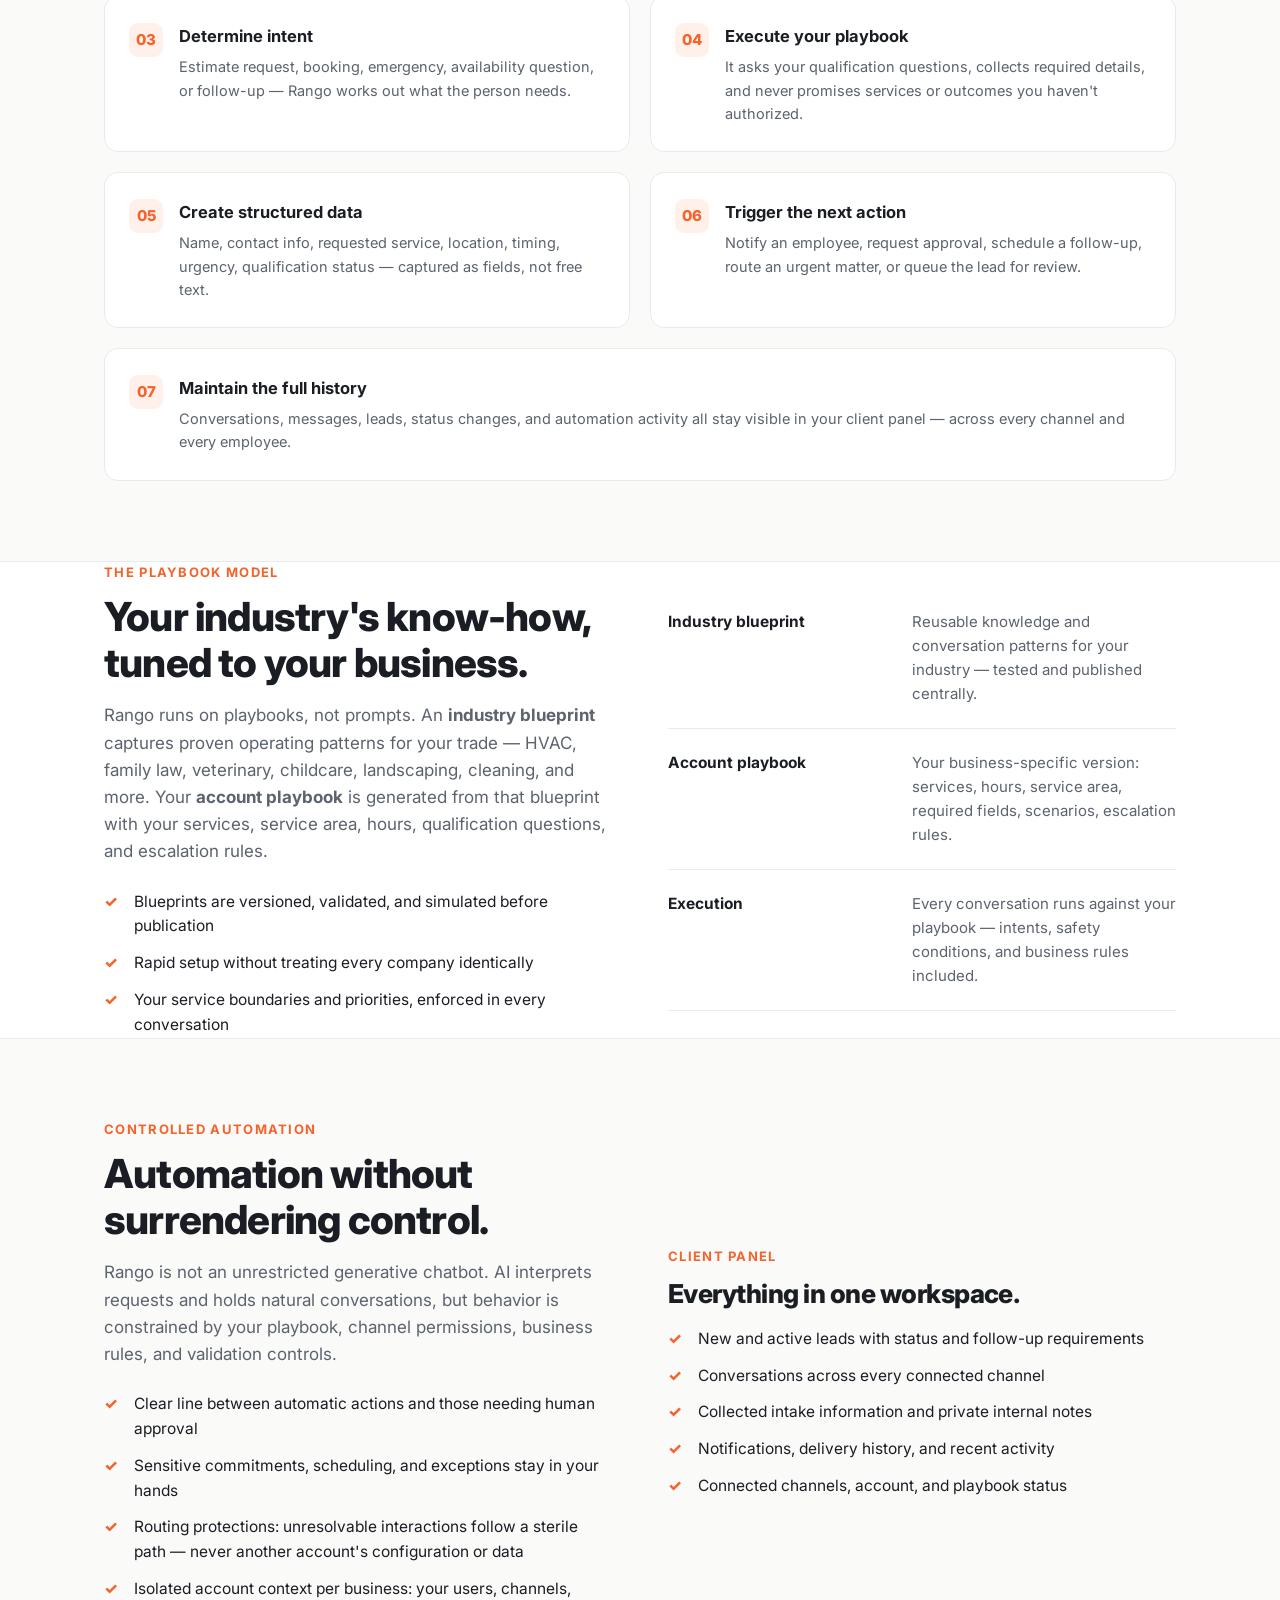
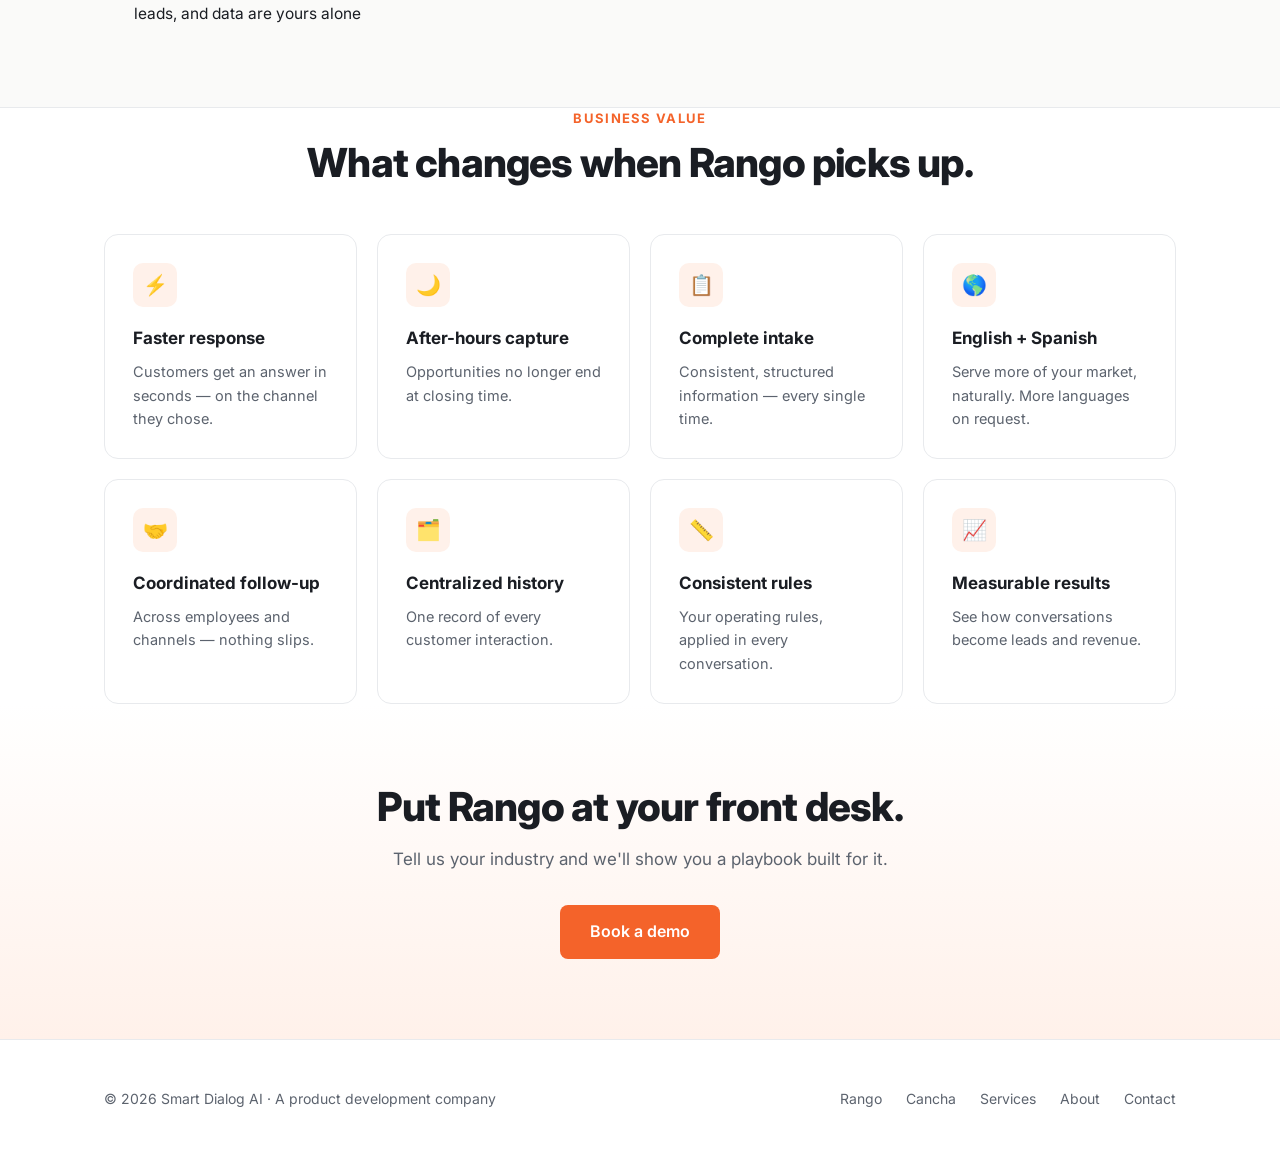
<file: rango.html>
<!DOCTYPE html>
<html lang="en">
<head>
<meta charset="UTF-8">
<meta name="viewport" content="width=device-width, initial-scale=1.0">
<title>Rango — The bilingual AI front desk | Smart Dialog AI</title>
<meta name="description" content="Rango is a bilingual, multichannel customer-interaction and lead-capture platform. It answers calls, texts, WhatsApp, Messenger, and Instagram — and turns conversations into structured, actionable leads.">
<link rel="preconnect" href="https://fonts.googleapis.com">
<link href="https://fonts.googleapis.com/css2?family=Inter:wght@400;500;600;700;800&display=swap" rel="stylesheet">
<link rel="stylesheet" href="styles.css">
</head>
<body>

<nav><div class="wrap nav-inner">
  <a class="logo" href="index.html">
    <img src="assets/logo.png" alt="" style="width:34px;height:34px">
    SMART DIALOG
  </a>
  <div class="nav-links">
    <a href="rango.html" class="active">Rango</a>
    <a href="cancha.html">Cancha</a>
    <a href="services.html">Services</a>
    <a href="about.html">About</a>
  </div>
  <a class="btn btn-primary" href="contact.html">Talk to us</a>
</div></nav>

<header class="page-hero"><div class="wrap split">
  <div>
    <span class="eyebrow">Flagship product · English + Español</span>
    <h1 style="margin-left:0;max-width:none">The AI front desk that turns conversations into <em>customers.</em></h1>
    <p class="sub" style="margin-left:0">Rango answers your calls, texts, WhatsApps, and social DMs — follows your rules, asks your questions, and hands your team qualified, structured leads. Even at 2 AM. Even in Spanish.</p>
    <div class="hero-ctas" style="justify-content:flex-start">
      <a class="btn btn-primary btn-lg" href="contact.html">Book a demo</a>
      <a class="btn btn-ghost btn-lg" href="#how">How it works</a>
    </div>
  </div>
  <div class="demo">
    <div class="demo-bar">📞 Missed call → SMS · 6:12 PM</div>
    <div class="demo-body">
      <div class="msg ai"><span class="who">Rango</span><p>Hi, this is the assistant for Reyes Plumbing — sorry we missed your call! How can we help?</p></div>
      <div class="msg caller"><span class="who">Customer</span><p>Water heater is leaking, need someone ASAP.</p></div>
      <div class="msg ai"><span class="who">Rango</span><p>That sounds urgent. Is water actively pooling? And what's the property address? I'll flag this for our on-call tech right now.</p></div>
      <div class="msg caller"><span class="who">Customer</span><p>Yes, pooling. 118 Oak Ave.</p></div>
      <div class="msg ai"><span class="who">Rango</span><p>✓ Marked urgent. Our on-call tech has your details and will call within 15 minutes.</p></div>
    </div>
  </div>
</div></header>

<section class="wrap">
  <p class="kicker">The problem</p>
  <h2>An answering service takes a message.<br>A chatbot makes conversation.<br><em>Neither understands your business.</em></h2>
  <p class="section-sub">Local and service businesses lose revenue every day because communication is scattered across phone, SMS, WhatsApp, and social media. Replies come late, intake is incomplete, follow-ups slip, and nobody can see the whole thread. Rango combines communication management, conversational automation, structured intake, lead tracking, and follow-up coordination in one system.</p>
</section>

<section class="soft" id="how"><div class="wrap">
  <p class="kicker">How it works</p>
  <h2>From "hello" to handoff, in seven controlled steps.</h2>
  <p class="section-sub">Every interaction follows the same disciplined sequence — no improvising, no dropped details.</p>
  <div class="steps">
    <div class="step"><h4>Identify the channel & account</h4><p>Rango verifies which business the interaction belongs to and that the channel is active and authorized.</p></div>
    <div class="step"><h4>Create or resume the conversation</h4><p>Returning customers are recognized; new ones get a fresh customer and conversation record.</p></div>
    <div class="step"><h4>Determine intent</h4><p>Estimate request, booking, emergency, availability question, or follow-up — Rango works out what the person needs.</p></div>
    <div class="step"><h4>Execute your playbook</h4><p>It asks your qualification questions, collects required details, and never promises services or outcomes you haven't authorized.</p></div>
    <div class="step"><h4>Create structured data</h4><p>Name, contact info, requested service, location, timing, urgency, qualification status — captured as fields, not free text.</p></div>
    <div class="step"><h4>Trigger the next action</h4><p>Notify an employee, request approval, schedule a follow-up, route an urgent matter, or queue the lead for review.</p></div>
    <div class="step" style="grid-column:1/-1"><h4>Maintain the full history</h4><p>Conversations, messages, leads, status changes, and automation activity all stay visible in your client panel — across every channel and every employee.</p></div>
  </div>
</div></section>

<section class="wrap split">
  <div>
    <p class="kicker">The playbook model</p>
    <h2>Your industry's know-how, tuned to your business.</h2>
    <p class="section-sub" style="margin-bottom:24px">Rango runs on playbooks, not prompts. An <strong>industry blueprint</strong> captures proven operating patterns for your trade — HVAC, family law, veterinary, childcare, landscaping, cleaning, and more. Your <strong>account playbook</strong> is generated from that blueprint with your services, service area, hours, qualification questions, and escalation rules.</p>
    <ul class="checks" style="grid-template-columns:1fr">
      <li>Blueprints are versioned, validated, and simulated before publication</li>
      <li>Rapid setup without treating every company identically</li>
      <li>Your service boundaries and priorities, enforced in every conversation</li>
    </ul>
  </div>
  <div>
    <div class="frow"><h5>Industry blueprint</h5><p>Reusable knowledge and conversation patterns for your industry — tested and published centrally.</p></div>
    <div class="frow"><h5>Account playbook</h5><p>Your business-specific version: services, hours, service area, required fields, scenarios, escalation rules.</p></div>
    <div class="frow"><h5>Execution</h5><p>Every conversation runs against your playbook — intents, safety conditions, and business rules included.</p></div>
  </div>
</section>

<section class="soft"><div class="wrap split">
  <div>
    <p class="kicker">Controlled automation</p>
    <h2>Automation without surrendering control.</h2>
    <p class="section-sub" style="margin-bottom:24px">Rango is not an unrestricted generative chatbot. AI interprets requests and holds natural conversations, but behavior is constrained by your playbook, channel permissions, business rules, and validation controls.</p>
    <ul class="checks" style="grid-template-columns:1fr">
      <li>Clear line between automatic actions and those needing human approval</li>
      <li>Sensitive commitments, scheduling, and exceptions stay in your hands</li>
      <li>Routing protections: unresolvable interactions follow a sterile path — never another account's configuration or data</li>
      <li>Isolated account context per business: your users, channels, leads, and data are yours alone</li>
    </ul>
  </div>
  <div>
    <p class="kicker">Client panel</p>
    <h2 style="font-size:26px">Everything in one workspace.</h2>
    <ul class="checks" style="grid-template-columns:1fr;margin-top:18px">
      <li>New and active leads with status and follow-up requirements</li>
      <li>Conversations across every connected channel</li>
      <li>Collected intake information and private internal notes</li>
      <li>Notifications, delivery history, and recent activity</li>
      <li>Connected channels, account, and playbook status</li>
    </ul>
  </div>
</div></section>

<section class="wrap center">
  <p class="kicker">Business value</p>
  <h2>What changes when Rango picks up.</h2>
  <div class="grid4" style="text-align:left;margin-top:48px">
    <div class="svc"><div class="ico">⚡</div><h4>Faster response</h4><p>Customers get an answer in seconds — on the channel they chose.</p></div>
    <div class="svc"><div class="ico">🌙</div><h4>After-hours capture</h4><p>Opportunities no longer end at closing time.</p></div>
    <div class="svc"><div class="ico">📋</div><h4>Complete intake</h4><p>Consistent, structured information — every single time.</p></div>
    <div class="svc"><div class="ico">🌎</div><h4>English + Spanish</h4><p>Serve more of your market, naturally. More languages on request.</p></div>
    <div class="svc"><div class="ico">🤝</div><h4>Coordinated follow-up</h4><p>Across employees and channels — nothing slips.</p></div>
    <div class="svc"><div class="ico">🗂️</div><h4>Centralized history</h4><p>One record of every customer interaction.</p></div>
    <div class="svc"><div class="ico">📏</div><h4>Consistent rules</h4><p>Your operating rules, applied in every conversation.</p></div>
    <div class="svc"><div class="ico">📈</div><h4>Measurable results</h4><p>See how conversations become leads and revenue.</p></div>
  </div>
</section>

<section class="cta"><div class="wrap">
  <h2>Put Rango at your front desk.</h2>
  <p class="section-sub" style="margin:0 auto 32px">Tell us your industry and we'll show you a playbook built for it.</p>
  <a class="btn btn-primary btn-lg" href="contact.html">Book a demo</a>
</div></section>

<footer><div class="wrap foot-grid">
  <span>© 2026 Smart Dialog AI · A product development company</span>
  <div class="foot-links">
    <a href="rango.html">Rango</a>
    <a href="cancha.html">Cancha</a>
    <a href="services.html">Services</a>
    <a href="about.html">About</a>
    <a href="contact.html">Contact</a>
  </div>
</div></footer>

</body>
</html>
</file>
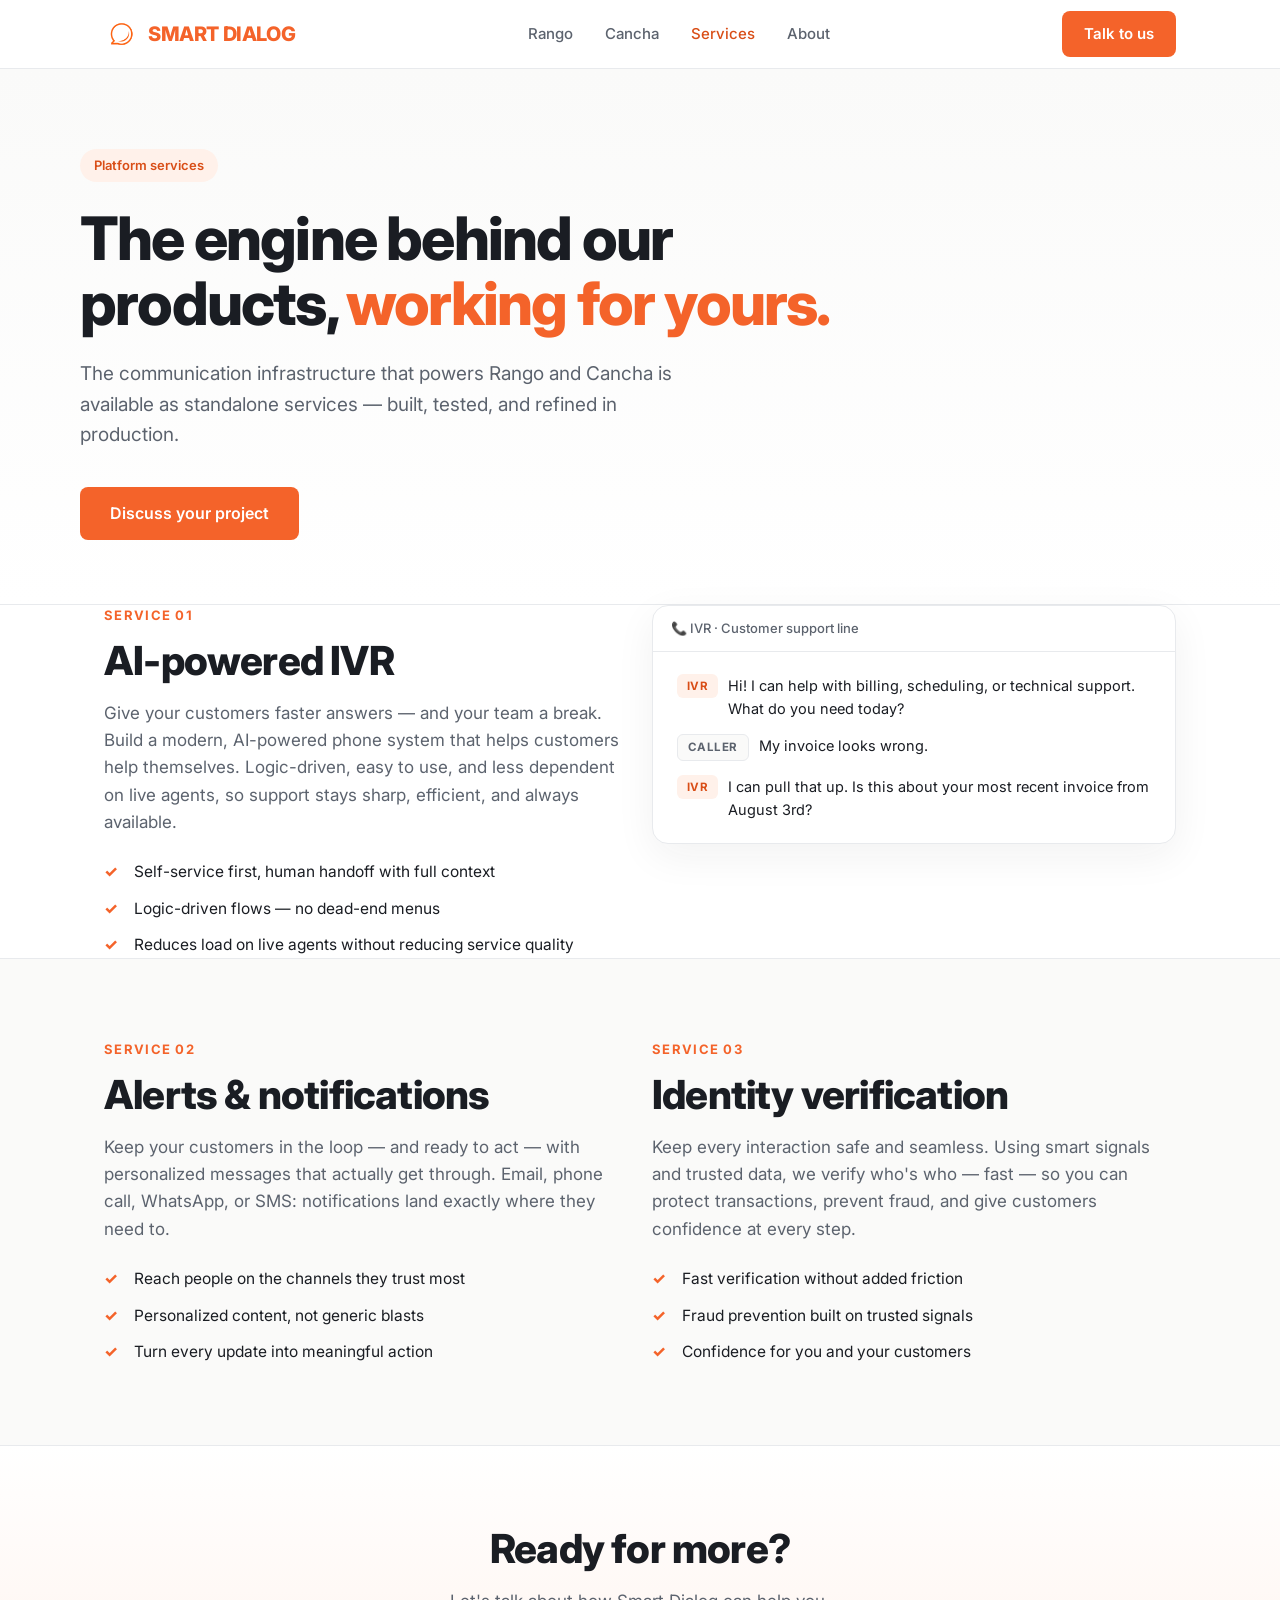
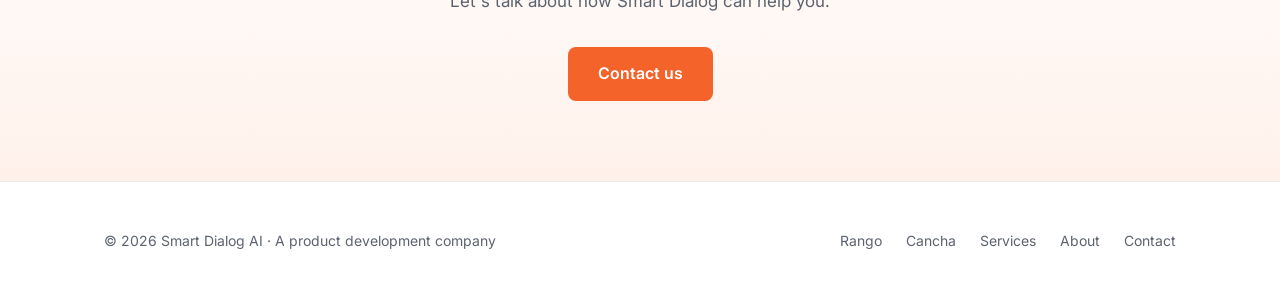
<file: services.html>
<!DOCTYPE html>
<html lang="en">
<head>
<meta charset="UTF-8">
<meta name="viewport" content="width=device-width, initial-scale=1.0">
<title>Services — IVR, notifications & identity | Smart Dialog AI</title>
<meta name="description" content="AI-powered IVR, smart alerts and notifications, and user authentication — the same infrastructure behind our products, available as services for your stack.">
<link rel="preconnect" href="https://fonts.googleapis.com">
<link href="https://fonts.googleapis.com/css2?family=Inter:wght@400;500;600;700;800&display=swap" rel="stylesheet">
<link rel="stylesheet" href="styles.css">
</head>
<body>

<nav><div class="wrap nav-inner">
  <a class="logo" href="index.html">
    <img src="assets/logo.png" alt="" style="width:34px;height:34px">
    SMART DIALOG
  </a>
  <div class="nav-links">
    <a href="rango.html">Rango</a>
    <a href="cancha.html">Cancha</a>
    <a href="services.html" class="active">Services</a>
    <a href="about.html">About</a>
  </div>
  <a class="btn btn-primary" href="contact.html">Talk to us</a>
</div></nav>

<header class="page-hero"><div class="wrap hero left" style="padding:0">
  <span class="eyebrow">Platform services</span>
  <h1>The engine behind our products, <em>working for yours.</em></h1>
  <p class="sub">The communication infrastructure that powers Rango and Cancha is available as standalone services — built, tested, and refined in production.</p>
  <a class="btn btn-primary btn-lg" href="contact.html">Discuss your project</a>
</div></header>

<section class="wrap">
  <div class="grid2" style="align-items:start">
    <div>
      <p class="kicker">Service 01</p>
      <h2>AI-powered IVR</h2>
      <p class="section-sub" style="margin-bottom:24px">Give your customers faster answers — and your team a break. Build a modern, AI-powered phone system that helps customers help themselves. Logic-driven, easy to use, and less dependent on live agents, so support stays sharp, efficient, and always available.</p>
      <ul class="checks" style="grid-template-columns:1fr">
        <li>Self-service first, human handoff with full context</li>
        <li>Logic-driven flows — no dead-end menus</li>
        <li>Reduces load on live agents without reducing service quality</li>
      </ul>
    </div>
    <div class="demo">
      <div class="demo-bar">📞 IVR · Customer support line</div>
      <div class="demo-body">
        <div class="msg ai"><span class="who">IVR</span><p>Hi! I can help with billing, scheduling, or technical support. What do you need today?</p></div>
        <div class="msg caller"><span class="who">Caller</span><p>My invoice looks wrong.</p></div>
        <div class="msg ai"><span class="who">IVR</span><p>I can pull that up. Is this about your most recent invoice from August 3rd?</p></div>
      </div>
    </div>
  </div>
</section>

<section class="soft"><div class="wrap grid2" style="align-items:start">
  <div>
    <p class="kicker">Service 02</p>
    <h2>Alerts & notifications</h2>
    <p class="section-sub" style="margin-bottom:24px">Keep your customers in the loop — and ready to act — with personalized messages that actually get through. Email, phone call, WhatsApp, or SMS: notifications land exactly where they need to.</p>
    <ul class="checks" style="grid-template-columns:1fr">
      <li>Reach people on the channels they trust most</li>
      <li>Personalized content, not generic blasts</li>
      <li>Turn every update into meaningful action</li>
    </ul>
  </div>
  <div>
    <p class="kicker">Service 03</p>
    <h2>Identity verification</h2>
    <p class="section-sub" style="margin-bottom:24px">Keep every interaction safe and seamless. Using smart signals and trusted data, we verify who's who — fast — so you can protect transactions, prevent fraud, and give customers confidence at every step.</p>
    <ul class="checks" style="grid-template-columns:1fr">
      <li>Fast verification without added friction</li>
      <li>Fraud prevention built on trusted signals</li>
      <li>Confidence for you and your customers</li>
    </ul>
  </div>
</div></section>

<section class="cta"><div class="wrap">
  <h2>Ready for more?</h2>
  <p class="section-sub" style="margin:0 auto 32px">Let's talk about how Smart Dialog can help you.</p>
  <a class="btn btn-primary btn-lg" href="contact.html">Contact us</a>
</div></section>

<footer><div class="wrap foot-grid">
  <span>© 2026 Smart Dialog AI · A product development company</span>
  <div class="foot-links">
    <a href="rango.html">Rango</a>
    <a href="cancha.html">Cancha</a>
    <a href="services.html">Services</a>
    <a href="about.html">About</a>
    <a href="contact.html">Contact</a>
  </div>
</div></footer>

</body>
</html>
</file>
<file: styles.css>
/* Smart Dialog AI — shared styles (Concept A: clean light) */
:root{
  --orange:#F4632A; --orange-dark:#D94E17; --orange-light:#FFF1EA;
  --ink:#1A1D23; --gray:#5C636E; --line:#E8EAED; --bg:#FFFFFF; --bg-soft:#FAFAF9;
}
*{margin:0;padding:0;box-sizing:border-box}
body{font-family:'Inter',sans-serif;color:var(--ink);background:var(--bg);line-height:1.6}
.wrap{max-width:1120px;margin:0 auto;padding:0 24px}

/* NAV */
nav{position:sticky;top:0;background:rgba(255,255,255,.85);backdrop-filter:blur(12px);border-bottom:1px solid var(--line);z-index:10}
.nav-inner{display:flex;align-items:center;justify-content:space-between;height:68px}
.logo{display:flex;align-items:center;gap:10px;font-weight:800;font-size:20px;color:var(--orange);letter-spacing:-.02em;text-decoration:none}
.logo svg{width:30px;height:30px}
.nav-links{display:flex;gap:32px;font-size:15px;font-weight:500}
.nav-links a{color:var(--gray);text-decoration:none}
.nav-links a:hover,.nav-links a.active{color:var(--ink)}
.nav-links a.active{color:var(--orange-dark)}
@media(max-width:720px){.nav-links{display:none}}

/* BUTTONS */
.btn{display:inline-block;padding:11px 22px;border-radius:8px;font-weight:600;font-size:15px;text-decoration:none;transition:.15s}
.btn-primary{background:var(--orange);color:#fff}
.btn-primary:hover{background:var(--orange-dark)}
.btn-ghost{color:var(--ink);border:1px solid var(--line)}
.btn-ghost:hover{border-color:var(--ink)}
.btn-lg{padding:14px 30px;font-size:16px}

/* HERO */
.hero{padding:96px 0 80px;text-align:center}
.hero.left{text-align:left}
.eyebrow{display:inline-block;background:var(--orange-light);color:var(--orange-dark);font-size:13px;font-weight:600;padding:6px 14px;border-radius:100px;margin-bottom:24px}
h1{font-size:clamp(38px,6vw,60px);font-weight:800;letter-spacing:-.03em;line-height:1.08;max-width:840px;margin:0 auto 24px}
.hero.left h1{margin-left:0}
h1 em{font-style:normal;color:var(--orange)}
.sub{font-size:19px;color:var(--gray);max-width:640px;margin:0 auto 36px}
.hero.left .sub{margin-left:0}
.hero-ctas{display:flex;gap:14px;justify-content:center;flex-wrap:wrap}
.hero.left .hero-ctas{justify-content:flex-start}

/* CHANNEL CHIPS */
.channels{display:flex;gap:10px;justify-content:center;margin-top:56px;flex-wrap:wrap}
.chip{display:flex;align-items:center;gap:8px;border:1px solid var(--line);border-radius:100px;padding:8px 18px;font-size:14px;font-weight:500;color:var(--gray);background:#fff}
.dot{width:8px;height:8px;border-radius:50%;background:var(--orange)}

/* SECTIONS */
section{padding:80px 0}
.kicker{color:var(--orange);font-weight:700;font-size:13px;text-transform:uppercase;letter-spacing:.1em;margin-bottom:12px}
h2{font-size:clamp(28px,4vw,40px);font-weight:800;letter-spacing:-.02em;line-height:1.15;margin-bottom:16px}
h2 em{font-style:normal;color:var(--orange)}
.section-sub{color:var(--gray);font-size:17px;max-width:600px;margin-bottom:48px}
.center{text-align:center}
.center .section-sub{margin-left:auto;margin-right:auto}

/* GRIDS & CARDS */
.grid2{display:grid;grid-template-columns:1fr 1fr;gap:24px}
.grid3{display:grid;grid-template-columns:repeat(3,1fr);gap:24px}
.grid4{display:grid;grid-template-columns:repeat(4,1fr);gap:20px}
@media(max-width:860px){.grid3,.grid4{grid-template-columns:1fr 1fr}}
@media(max-width:640px){.grid2,.grid3,.grid4{grid-template-columns:1fr}}
.card{border:1px solid var(--line);border-radius:16px;padding:36px;background:var(--bg-soft);transition:.2s}
.card:hover{border-color:var(--orange);box-shadow:0 8px 32px rgba(244,99,42,.08)}
.card .tag{font-size:12px;font-weight:700;text-transform:uppercase;letter-spacing:.08em;color:var(--orange);margin-bottom:14px}
.card h3{font-size:24px;font-weight:700;margin-bottom:10px;letter-spacing:-.01em}
.card p{color:var(--gray);font-size:15.5px;margin-bottom:20px}
.card a{color:var(--orange-dark);font-weight:600;font-size:15px;text-decoration:none}
.card a:hover{text-decoration:underline}

.svc{background:#fff;border:1px solid var(--line);border-radius:14px;padding:28px}
.svc .ico{width:44px;height:44px;border-radius:10px;background:var(--orange-light);display:flex;align-items:center;justify-content:center;margin-bottom:18px;font-size:20px}
.svc h4{font-size:17px;font-weight:700;margin-bottom:8px}
.svc p{color:var(--gray);font-size:14.5px}

.soft{background:var(--bg-soft);border-top:1px solid var(--line);border-bottom:1px solid var(--line)}

/* STEPS (numbered list) */
.steps{counter-reset:step;display:grid;grid-template-columns:1fr 1fr;gap:20px}
@media(max-width:720px){.steps{grid-template-columns:1fr}}
.step{position:relative;background:#fff;border:1px solid var(--line);border-radius:14px;padding:26px 26px 26px 74px}
.step::before{counter-increment:step;content:counter(step,decimal-leading-zero);position:absolute;left:24px;top:26px;font-weight:800;font-size:15px;color:var(--orange);background:var(--orange-light);width:34px;height:34px;border-radius:9px;display:flex;align-items:center;justify-content:center}
.step h4{font-size:16.5px;font-weight:700;margin-bottom:6px}
.step p{color:var(--gray);font-size:14.5px}

/* CHECKLIST */
.checks{list-style:none;display:grid;grid-template-columns:1fr 1fr;gap:12px 28px}
@media(max-width:640px){.checks{grid-template-columns:1fr}}
.checks li{position:relative;padding-left:30px;font-size:15.5px;color:var(--ink)}
.checks li::before{content:"✓";position:absolute;left:0;top:0;color:var(--orange);font-weight:800}

/* STATS */
.stats{display:flex;justify-content:space-around;text-align:center;padding:56px 0;flex-wrap:wrap;gap:24px}
.stat b{display:block;font-size:44px;font-weight:800;color:var(--orange);letter-spacing:-.02em}
.stat span{color:var(--gray);font-size:14px;font-weight:500}

/* SPLIT LAYOUT */
.split{display:grid;grid-template-columns:1fr 1fr;gap:56px;align-items:center}
@media(max-width:820px){.split{grid-template-columns:1fr}}

/* CONVERSATION DEMO */
.demo{background:#fff;border:1px solid var(--line);border-radius:16px;overflow:hidden;box-shadow:0 12px 40px rgba(26,29,35,.06)}
.demo-bar{display:flex;align-items:center;gap:8px;padding:12px 18px;border-bottom:1px solid var(--line);font-size:13px;color:var(--gray);font-weight:500}
.demo-body{padding:22px 24px}
.msg{display:flex;gap:10px;margin-bottom:14px}
.msg:last-child{margin-bottom:0}
.who{flex-shrink:0;font-weight:700;font-size:11.5px;padding:3px 10px;border-radius:6px;height:fit-content;text-transform:uppercase;letter-spacing:.04em}
.caller .who{background:var(--bg-soft);border:1px solid var(--line);color:var(--gray)}
.ai .who{background:var(--orange-light);color:var(--orange-dark)}
.msg p{color:var(--ink);font-size:14.5px}

/* CTA */
.cta{text-align:center;background:linear-gradient(180deg,#fff,var(--orange-light))}

/* FORMS */
.form{max-width:560px}
.form label{display:block;font-size:14px;font-weight:600;margin:18px 0 6px}
.form input,.form select,.form textarea{width:100%;padding:12px 14px;border:1px solid var(--line);border-radius:8px;font-family:inherit;font-size:15px;background:#fff}
.form input:focus,.form select:focus,.form textarea:focus{outline:2px solid var(--orange);border-color:transparent}
.form button{margin-top:24px;cursor:pointer;border:none}

/* PAGE HERO (interior pages) */
.page-hero{padding:80px 0 64px;border-bottom:1px solid var(--line);background:linear-gradient(180deg,var(--bg-soft),#fff)}

/* TABLE-LIKE FEATURE ROWS */
.frow{display:grid;grid-template-columns:220px 1fr;gap:24px;padding:22px 0;border-bottom:1px solid var(--line)}
@media(max-width:640px){.frow{grid-template-columns:1fr;gap:6px}}
.frow h5{font-size:15.5px;font-weight:700}
.frow p{color:var(--gray);font-size:15px}

/* FOOTER */
footer{border-top:1px solid var(--line);padding:48px 0;color:var(--gray);font-size:14px}
.foot-grid{display:flex;justify-content:space-between;flex-wrap:wrap;gap:24px}
.foot-links{display:flex;gap:24px;flex-wrap:wrap}
.foot-links a{color:var(--gray);text-decoration:none}
.foot-links a:hover{color:var(--ink)}
</file>
